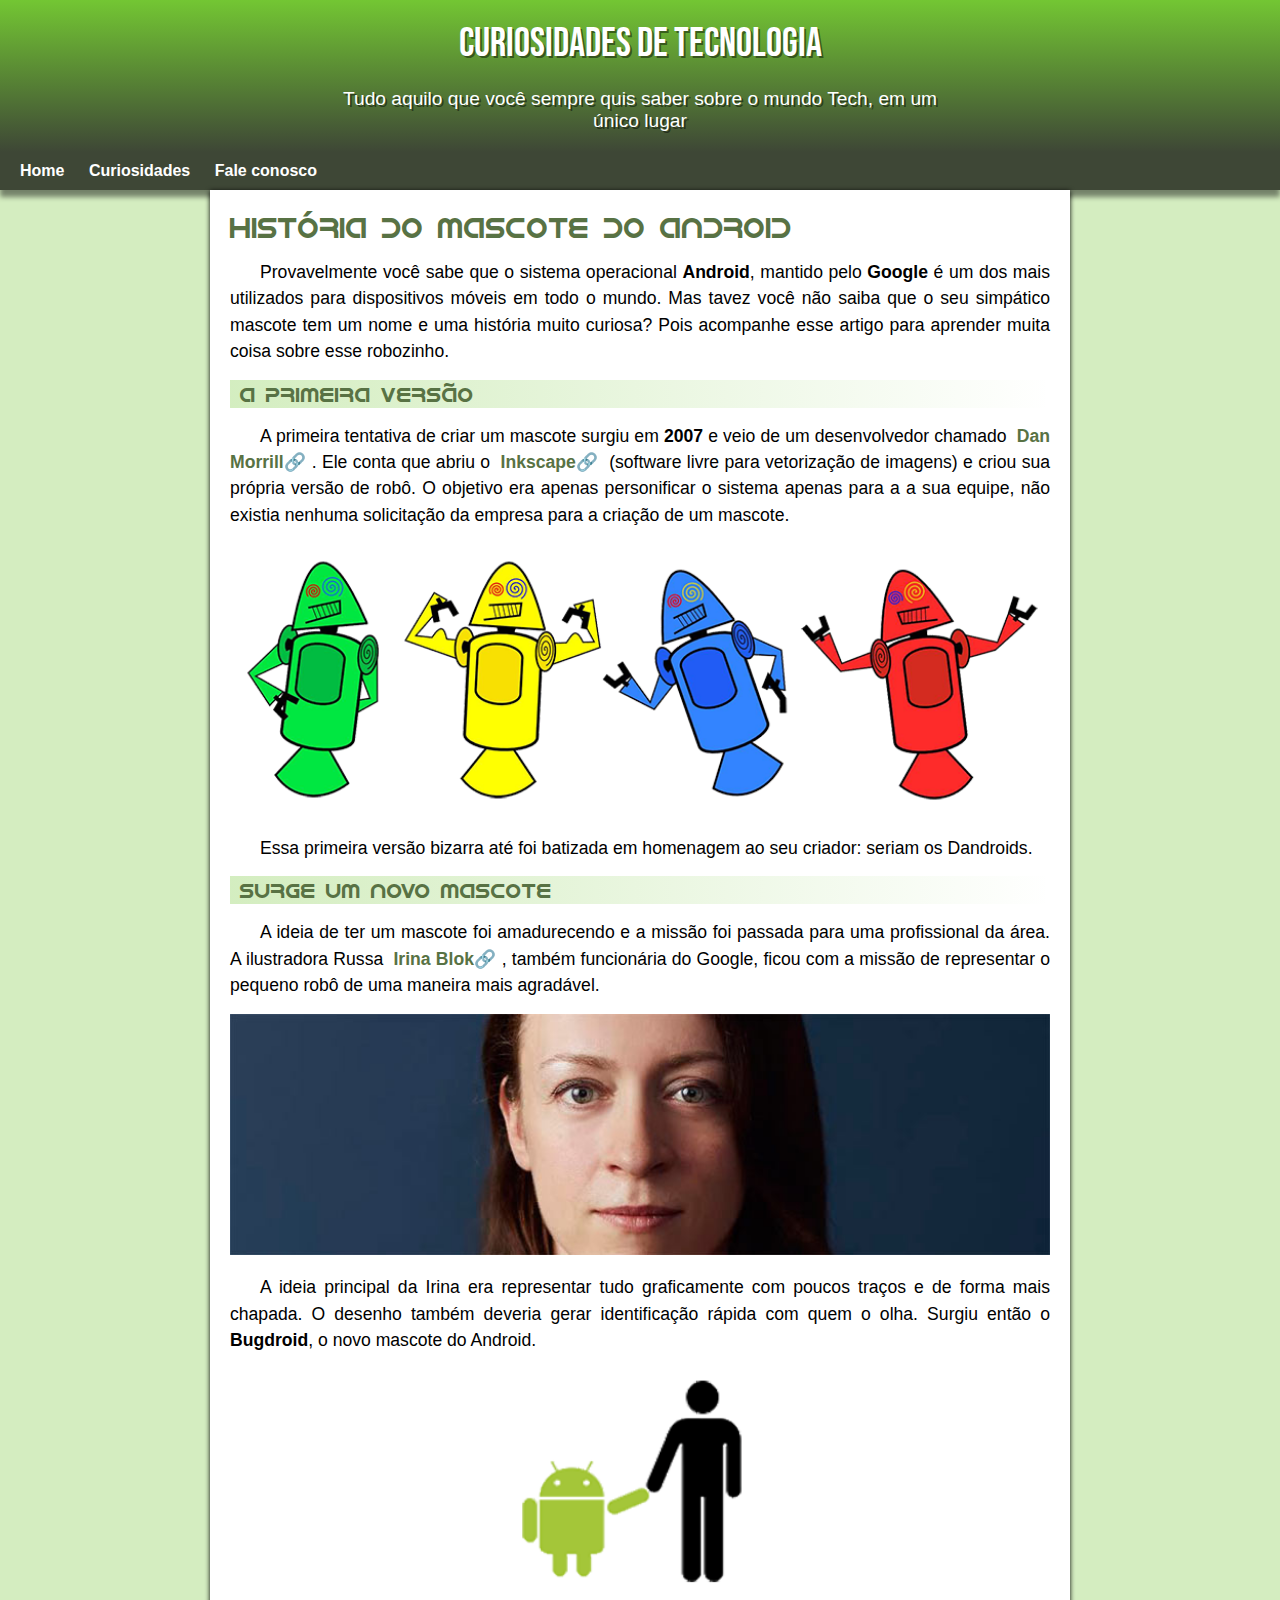
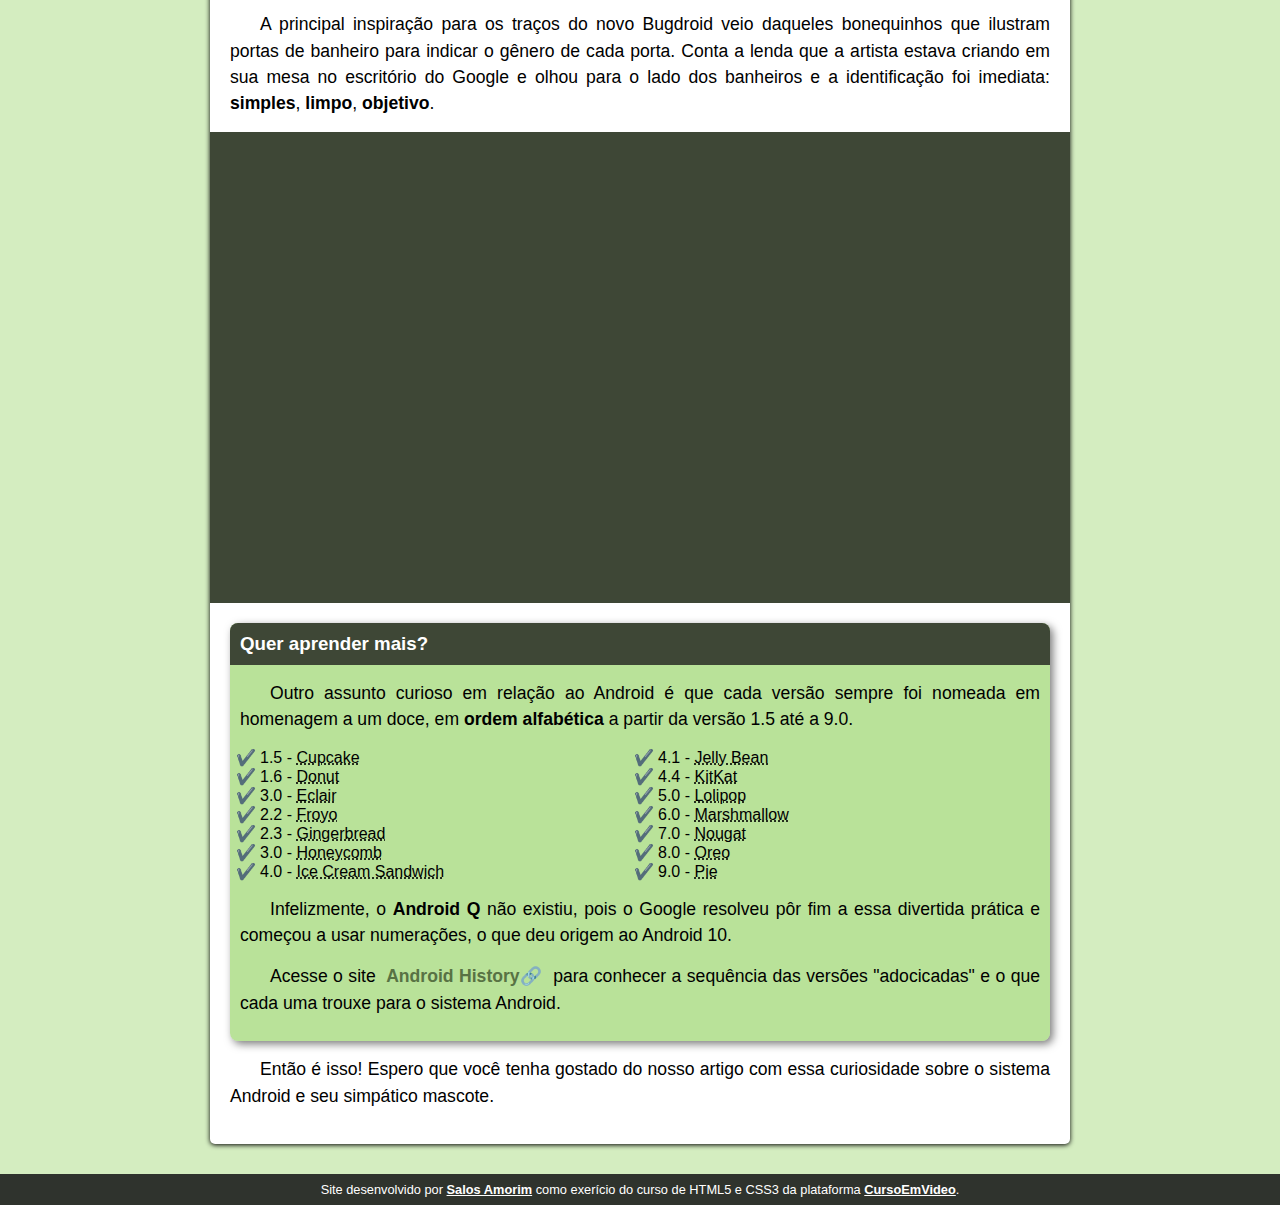
<file: index.html>
<!DOCTYPE html>
<html lang="pt-br">
<head>
    <meta charset="UTF-8">
    <meta name="viewport" content="width=device-width, initial-scale=1.0">
    <title>Como surgiu o símbolo do Android?</title>
    <link rel="shortcut icon" href="imagens/favicon.ico" type="image/x-icon">
    <link rel="stylesheet" href="styles/style.css">
</head>
<body>
    <header>
        <h1>Curiosidades de Tecnologia</h1>
        <p>Tudo aquilo que você sempre quis saber sobre o mundo Tech, em um único lugar</p>
    </header>
    <nav>
        <a href="https://github.com/SalosAmorim" target="_blank">Home</a>
        <a href="https://encrypted-tbn0.gstatic.com/images?q=tbn:ANd9GcS3hLIimWnKK21lc5cVTs58iibokjQ4dsedNHSx4_5dvfRjLkGxLorupjNEed_bLEcs0M0&usqp=CAU" target="_blank">Curiosidades</a>
        <a href="https://www.instagram.com/salospereira_/" target="_blank">Fale conosco</a>
    </nav>
    <main>
        <article>
            <h1>História do Mascote do Android</h1>

            <p>Provavelmente você sabe que o sistema operacional <strong>Android</strong>, mantido pelo <strong>Google</strong> é um dos mais utilizados para dispositivos móveis em todo o mundo. Mas tavez você não saiba que o seu simpático mascote tem um nome e uma história muito curiosa? Pois acompanhe esse artigo para aprender muita coisa sobre esse robozinho.</p>

            <h2>A primeira versão</h2>

            <p>A primeira tentativa de criar um mascote surgiu em <strong>2007</strong> e veio de um desenvolvedor chamado <a href="https://androidcommunity.com/dan-morrill-shows-us-the-android-mascot-that-almost-was-20130103/" target="_blank">Dan Morrill</a>. Ele conta que abriu o <a href="https://inkscape.org/pt-br/" target="_blank">Inkscape</a> (software livre para vetorização de imagens) e criou sua própria versão de robô. O objetivo era apenas personificar o sistema apenas para a a sua equipe, não existia nenhuma solicitação da empresa para a criação de um mascote.</p>

            <picture>
                <source media="(max-width: 600px)" srcset="imagens/dan-droids-pq.png">
                <img src="imagens/dan-droids.png" alt="primeira versão do android">
            </picture>

            <p>Essa primeira versão bizarra até foi batizada em homenagem ao seu criador: seriam os Dandroids.</p>

            <h2>Surge um novo mascote</h2>

            <p>A ideia de ter um mascote foi amadurecendo e a missão foi passada para uma profissional da área. A ilustradora Russa <a href="https://www.irinablok.com/" target="_blank">Irina Blok</a>, também funcionária do Google, ficou com a missão de representar o pequeno robô de uma maneira mais agradável.</p>

            <picture>
                <source media="(max-width: 600px)" srcset="imagens/irina-blok-pq.jpg">
                <img src="imagens/irina-blok.jpg" alt="irina blok">
            </picture>

            <p>A ideia principal da Irina era representar tudo graficamente com poucos traços e de forma mais chapada. O desenho também deveria gerar identificação rápida com quem o olha. Surgiu então o <strong>Bugdroid</strong>, o novo mascote do Android.</p>

            <img class="img-pq" src="imagens/bugdroid.png" alt="bugdroid">

            <p>A principal inspiração para os traços do novo Bugdroid veio daqueles bonequinhos que ilustram portas de banheiro para indicar o gênero de cada porta. Conta a lenda que a artista estava criando em sua mesa no escritório do Google e olhou para o lado dos banheiros e a identificação foi imediata: <strong>simples</strong>, <strong>limpo</strong>, <strong>objetivo</strong>.</p>

            <div class="video">
                <iframe width="560" height="315" src="https://www.youtube.com/embed/l2UDgpLz20M?si=3Q26-SI7k8osD5Hd" title="YouTube video player" frameborder="0" allow="accelerometer; autoplay; clipboard-write; encrypted-media; gyroscope; picture-in-picture; web-share" referrerpolicy="strict-origin-when-cross-origin" allowfullscreen></iframe>
            </div>
            
            <aside>
                <h3>Quer aprender mais?</h3>

                <p>Outro assunto curioso em relação ao Android é que cada versão sempre foi nomeada em homenagem a um doce, em <strong>ordem alfabética</strong> a partir da versão 1.5 até a 9.0.</p>

                <ul>
                    <li>1.5 - <abbr title="Bolo de caneca">Cupcake</abbr></li>
                    <li>1.6 - <abbr title="Rosquinha">Donut</abbr></li>
                    <li>3.0 - <abbr title="Bomba">Eclair</abbr></li>
                    <li>2.2 - <abbr title="Iogurte congelado">Froyo</abbr></li>
                    <li>2.3 - <abbr title="Biscoito de gengibre">Gingerbread</abbr></li>
                    <li>3.0 - <abbr title="Favo de mel">Honeycomb</abbr></li>
                    <li>4.0 - <abbr title="Sanduiche de sorvete">Ice Cream Sandwich</abbr></li>
                    <li>4.1 - <abbr title="Jujuba">Jelly Bean</abbr></li>
                    <li>4.4 - <abbr title="Kitkat">KitKat</abbr></li>
                    <li>5.0 - <abbr title="Pirulito">Lolipop</abbr></li>
                    <li>6.0 - <abbr title="Marshmallow">Marshmallow</abbr></li>
                    <li>7.0 - <abbr title="Torrone">Nougat</abbr></li>
                    <li>8.0 - <abbr title="Oreo">Oreo</abbr></li>
                    <li>9.0 - <abbr title="Torta">Pie</abbr></li>
                </ul>

                <p>Infelizmente, o <strong>Android Q</strong> não existiu, pois o Google resolveu pôr fim a essa divertida prática e começou a usar numerações, o que deu origem ao Android 10.</p>

                <p>Acesse o site <a href="http://android.com/intl/en-uk/history/#/donut" target="_blank">Android History</a> para conhecer a sequência das versões "adocicadas" e o que cada uma trouxe para o sistema Android.</p>
            </aside>
            <p>Então é isso! Espero que você tenha gostado do nosso artigo com essa curiosidade sobre o sistema Android e seu simpático mascote.</p>
        </article>
    </main>
    <footer>
        <p>Site desenvolvido por <a href="https://www.instagram.com/salospereira_/" target="_blank">Salos Amorim</a> como exerício do curso de HTML5 e CSS3 da plataforma <a href="https://cursoemvideo.com" target="_blank">CursoEmVideo</a>.</p>
    </footer>
</body>
</html>
</file>
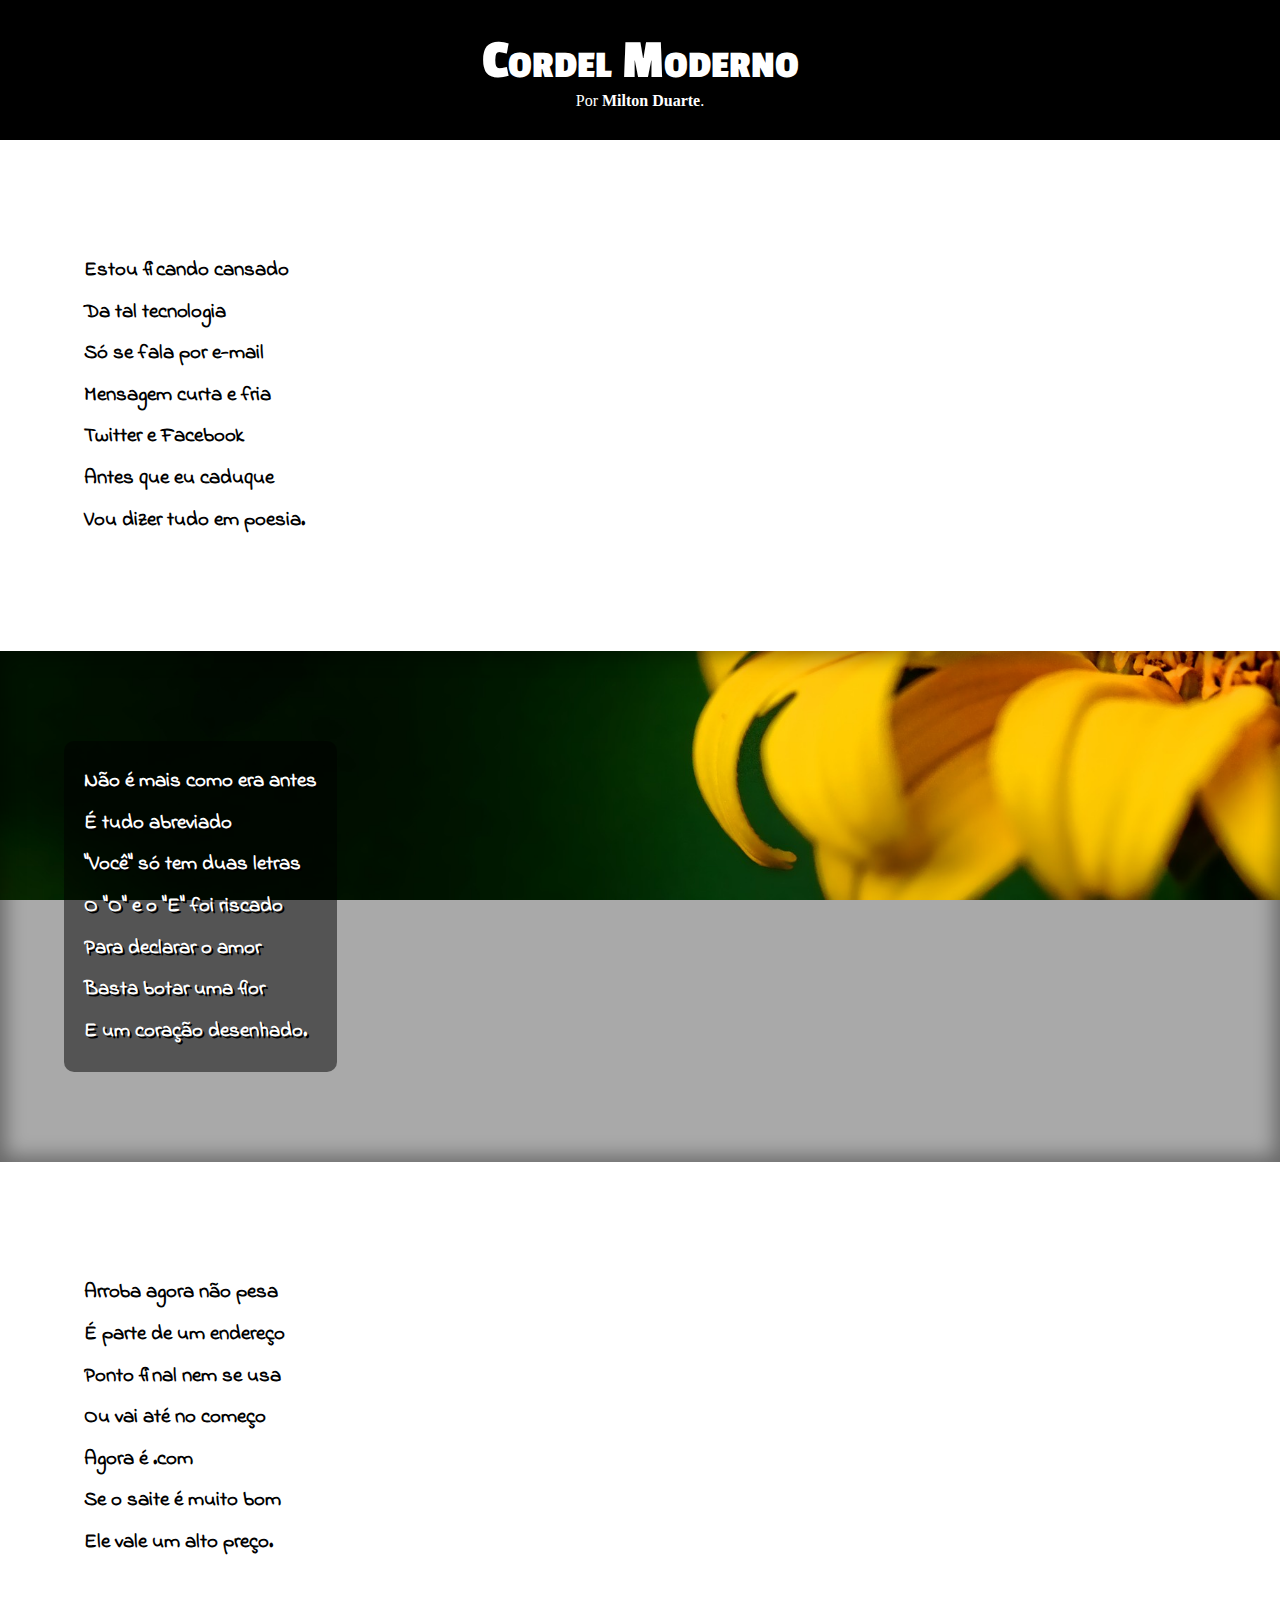
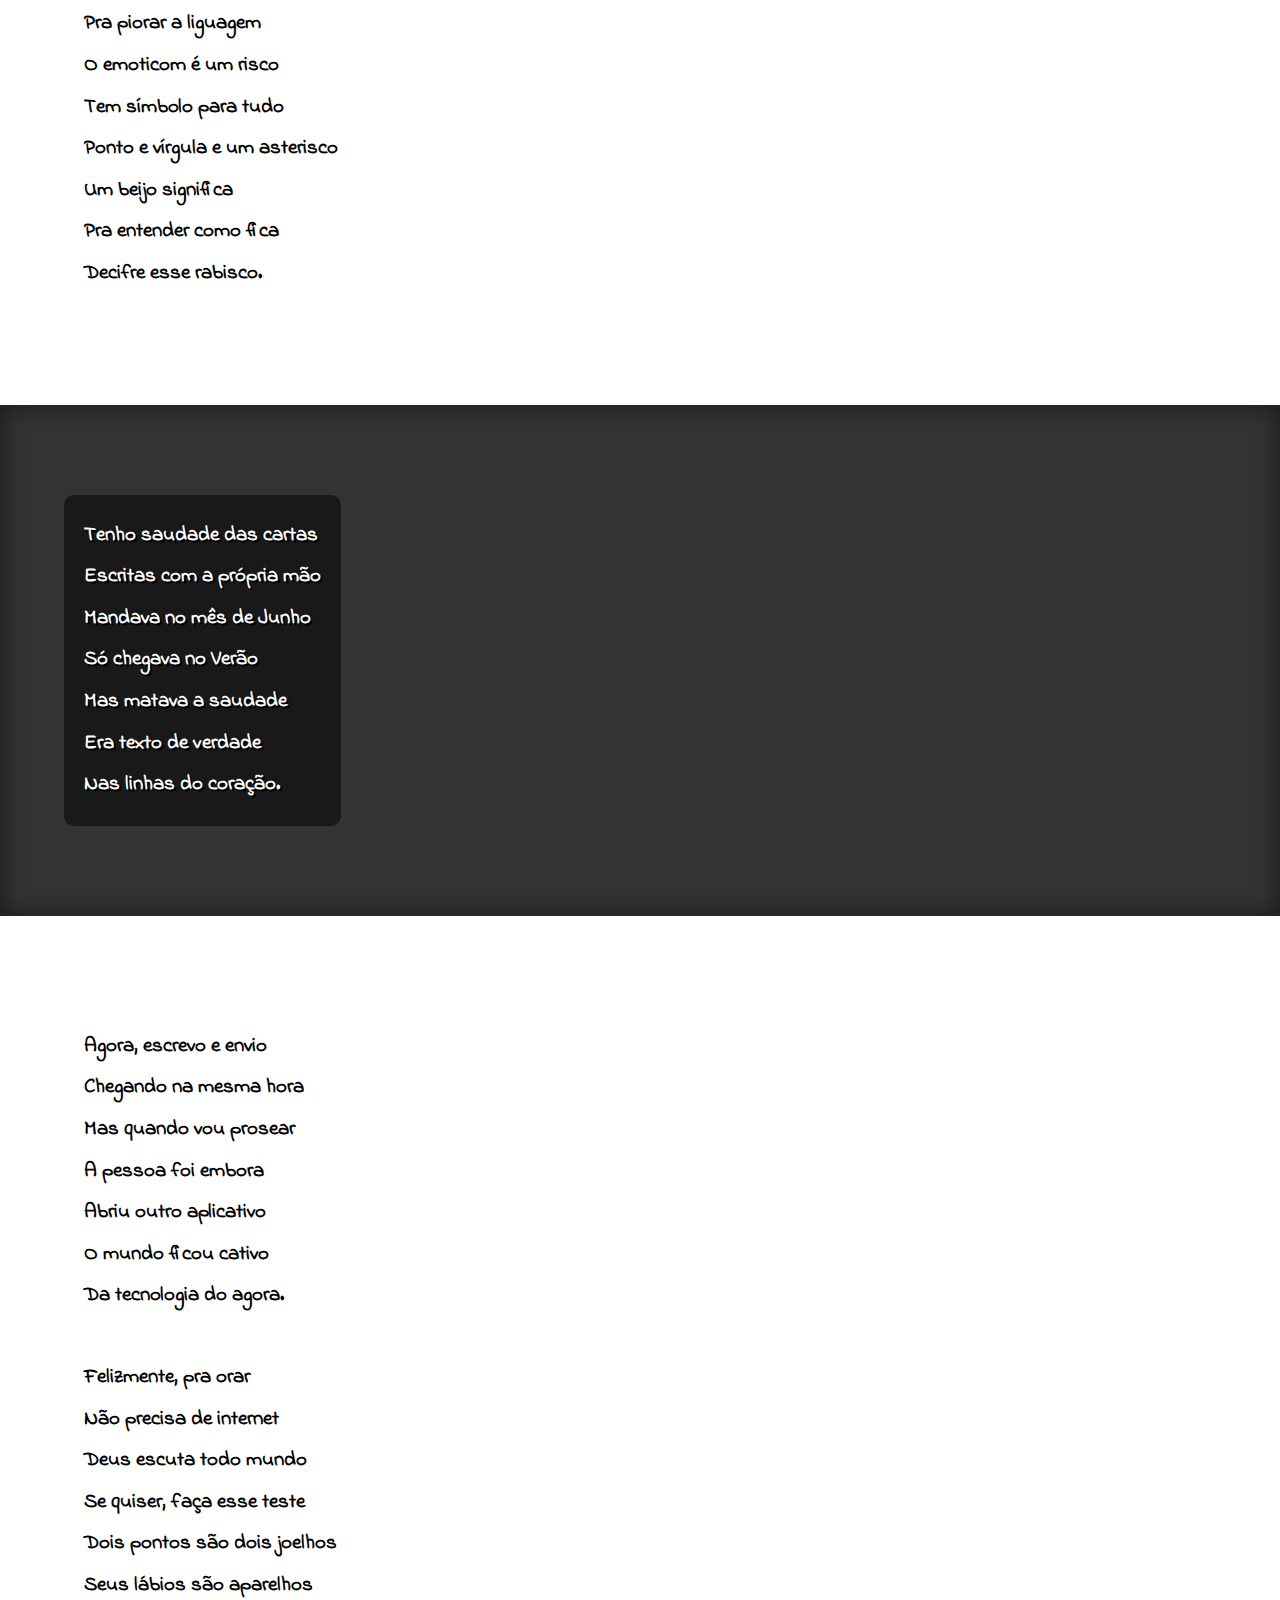
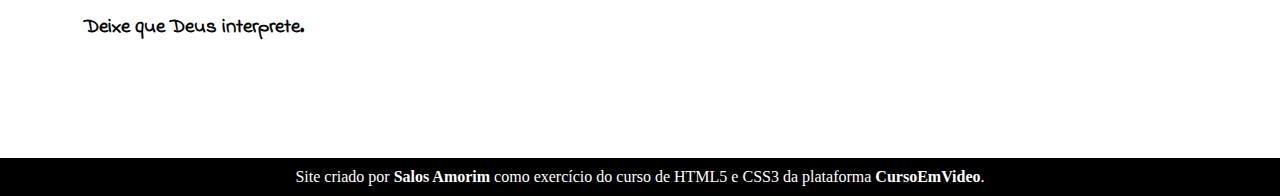
<file: cordel-ex04/index.html>
<!DOCTYPE html>
<html lang="pt-br">
<head>
    <meta charset="UTF-8">
    <meta name="viewport" content="width=device-width, initial-scale=1.0">
    <title>Cordel Moderno</title>
    <link rel="stylesheet" href="style/style.css">
</head>
<body>
    <header>
        <h1>Cordel Moderno</h1>
        <p>Por <a href="https://www.recantodasletras.com.br/poesias/3186743" target="_blank">Milton Duarte</a>.</p>
    </header>
    <main>
        <section class="normal">
            <p>
                Estou ficando cansado <br>
                Da tal tecnologia <br>
                Só se fala por e-mail <br>
                Mensagem curta e fria <br>
                Twitter e Facebook <br>
                Antes que eu caduque <br>
                Vou dizer tudo em poesia.
            </p>
        </section>
        <section class="imagem" id="img1">
            <p>
                Não é mais como era antes <br>
                É tudo abreviado <br>
                "Você" só tem duas letras <br>
                O "O" e o "E" foi riscado <br>
                Para declarar o amor <br>
                Basta botar uma flor <br>
                E um coração desenhado.
            </p>
        </section>
        <section class="normal">
            <p>
                Arroba agora não pesa <br>
                É parte de um endereço <br>
                Ponto final nem se usa <br>
                Ou vai até no começo <br>
                Agora é .com <br>
                Se o saite é muito bom <br>
                Ele vale um alto preço.
            </p>
            <p>
                Pra piorar a liguagem <br>
                O emoticom é um risco <br>
                Tem símbolo para tudo <br>
                Ponto e vírgula e um asterisco <br>
                Um beijo significa <br>
                Pra entender como fica <br>
                Decifre esse rabisco.
            </p>
        </section>
        <section class="imagem" id="img2">
            <p>
                Tenho saudade das cartas <br>
                Escritas com a própria mão <br>
                Mandava no mês de Junho <br>
                Só chegava no Verão <br>
                Mas matava a saudade <br>
                Era texto de verdade <br>
                Nas linhas do coração.
            </p>
        </section>
        <section class="normal">
            <p>
                Agora, escrevo e envio <br>
                Chegando na mesma hora <br>
                Mas quando vou prosear <br>
                A pessoa foi embora <br>
                Abriu outro aplicativo <br>
                O mundo ficou cativo <br>
                Da tecnologia do agora.
            </p>
            <p>
                Felizmente, pra orar <br>
                Não precisa de internet <br>
                Deus escuta todo mundo <br>
                Se quiser, faça esse teste <br>
                Dois pontos são dois joelhos <br>
                Seus lábios são aparelhos <br>
                Deixe que Deus interprete.
            </p>
        </section>
    </main>
    <footer>
        <p>Site criado por <a href="https://github.com/salosamorim" target="_blank"><strong>Salos Amorim</strong></a> como exercício do curso de HTML5 e CSS3 da plataforma <a href="https://www.cursoemvideo.com/" target="_blank"><strong>CursoEmVideo</strong></a>.</p>
    </footer>
</body>
</html>
</file>
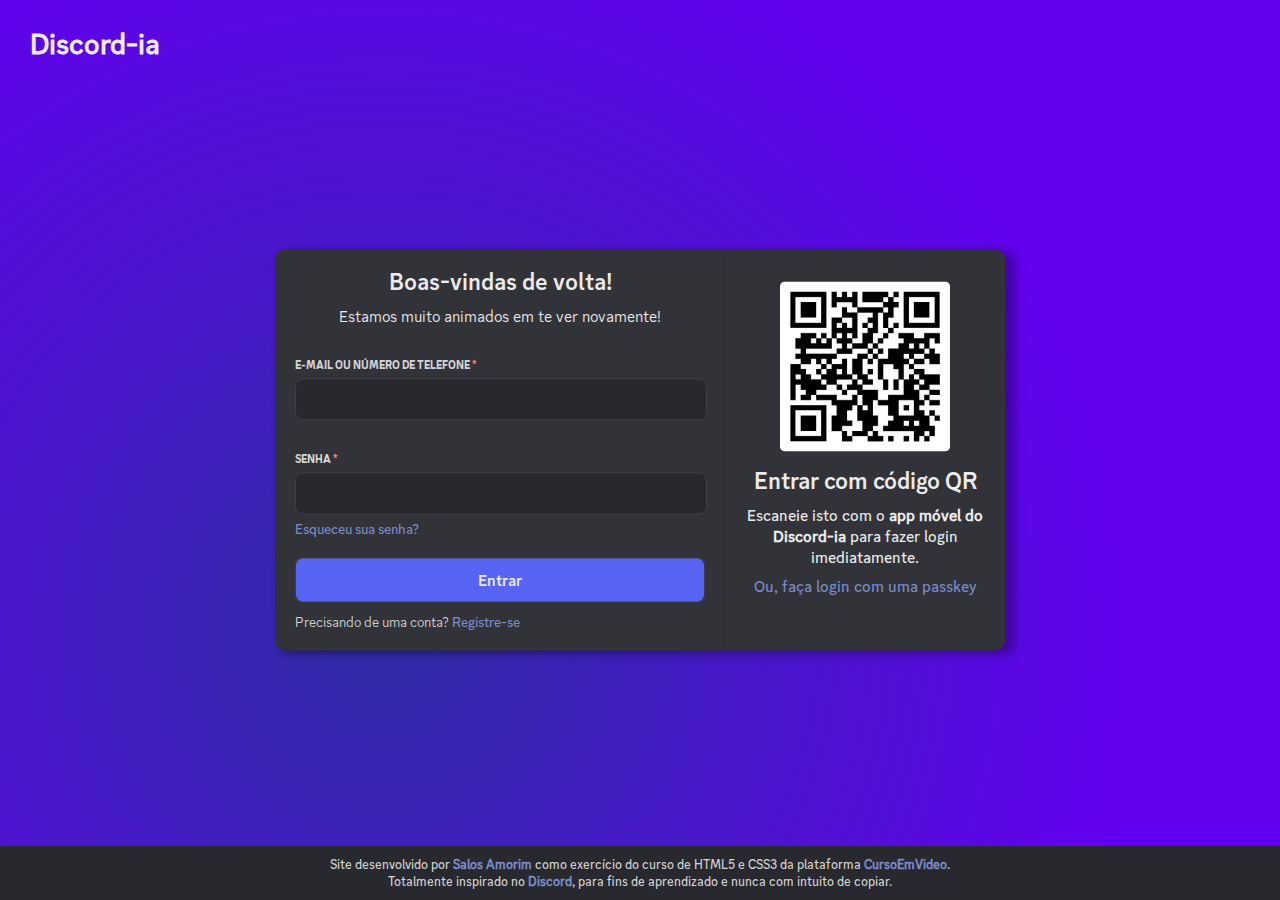
<file: login-ex05/index.html>
<!DOCTYPE html>
<html lang="pt-br">
<head>
    <meta charset="UTF-8">
    <meta name="viewport" content="width=device-width, initial-scale=1.0">
    <title>Discord-ia</title>
    <link rel="stylesheet" href="styles/style.css">
    <link rel="stylesheet" href="styles/media-query.css">
</head>
<body>
    <header>
        <h1>Discord-ia</h1>
    </header>
    <main>
        <section id="login-main">
            <h1>Discord-ia</h1>
            <h2>Boas-vindas de volta!</h2>
            <p>Estamos muito animados em te ver novamente!</p>
            <form action="#" method="post">
                <label for="ilogin">E-MAIL OU NÚMERO DE TELEFONE <strong>*</strong></label><br>
                <input type="text" name="login" id="ilogin"><br>
                <label for="ipass">SENHA <strong>*</strong></label><br>
                <input type="password" name="pass" id="ipass">
                <p><a href="#">Esqueceu sua senha?</a></p>
                <input id="isubmit" type="submit" value="Entrar">
                <p>Precisando de uma conta? <a href="#"> Registre-se</a></p>
            </form>
        </section>
        <section id="login-extra">
            <p>
                <img src="images/gtp7IN.png" alt="qrcode">
            </p>
            <h2>Entrar com código QR</h2>
            <p>Escaneie isto com o <strong>app móvel do Discord-ia</strong> para fazer login imediatamente.</p>
            <p><a href="#">Ou, faça login com uma passkey</a></p>
        </section>
    </main>
    <footer>
        <p>Site desenvolvido por <a href="https://github.com/salosamorim" target="_blank"><strong>Salos Amorim</strong></a> como exercício do curso de HTML5 e CSS3 da plataforma <a href="https://www.cursoemvideo.com/" target="_blank"><strong>CursoEmVideo</strong></a>.</p>
        <p>Totalmente inspirado no <a href="https://discord.com/login" target="_blank"><strong>Discord</strong></a>,  para fins de aprendizado e nunca com intuito de copiar.</p>
    </footer>
</body>
</html>
</file>
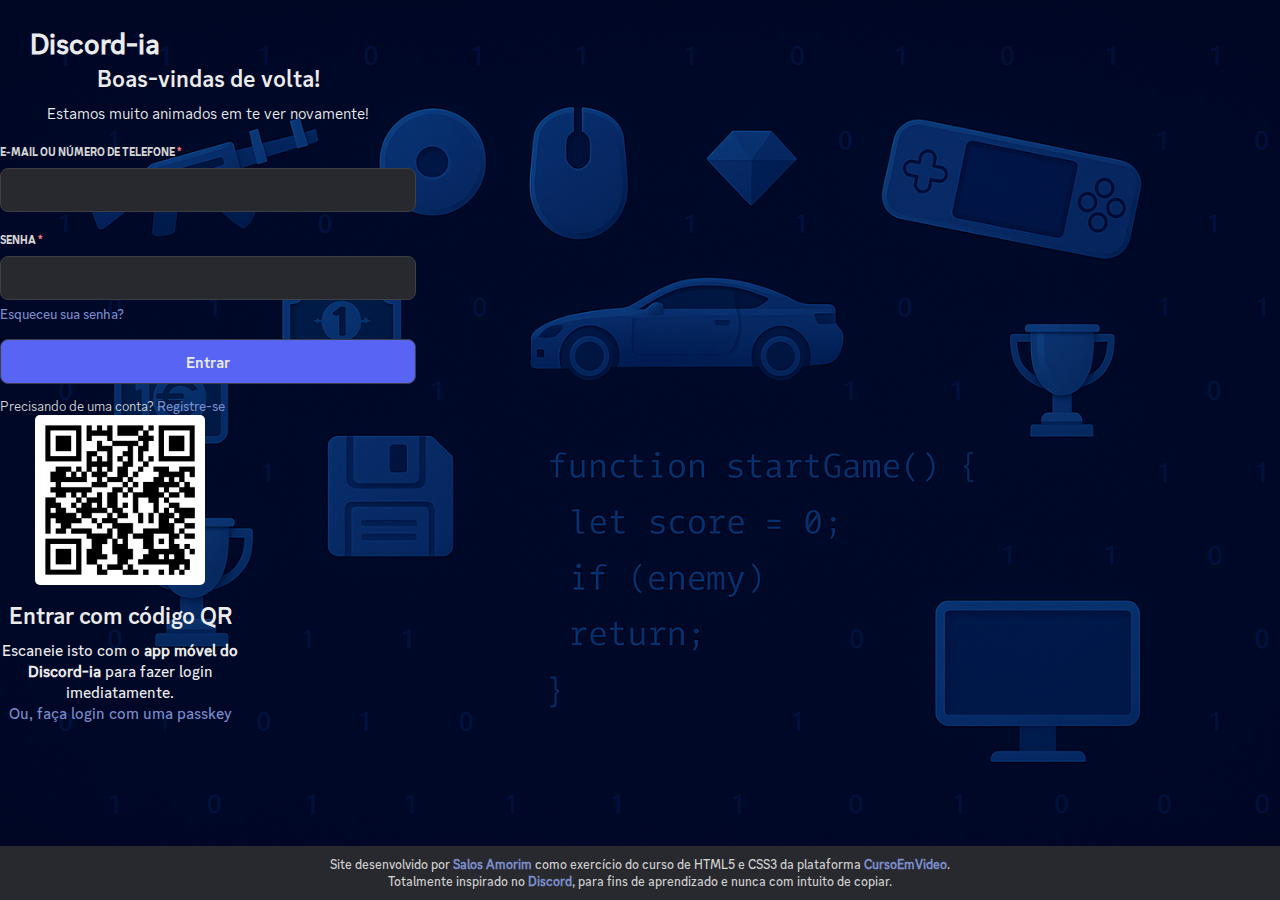
<file: login-ex06/index.html>
<!DOCTYPE html>
<html lang="pt-br">
<head>
    <meta charset="UTF-8">
    <meta name="viewport" content="width=device-width, initial-scale=1.0">
    <title>Discord-ia</title>
    <link rel="stylesheet" href="styles/style.css">
    <link rel="stylesheet" href="styles/media-query.css">
</head>
<body>
    <header>
        <h1>Discord-ia</h1>
    </header>
    <main>
        <section id="login-main">
            <h1>Discord-ia</h1>
            <h2>Boas-vindas de volta!</h2>
            <p>Estamos muito animados em te ver novamente!</p>
            <form action="#" method="post">
                <label for="ilogin">E-MAIL OU NÚMERO DE TELEFONE <strong>*</strong></label><br>
                <input type="text" name="login" id="ilogin"><br>
                <label for="ipass">SENHA <strong>*</strong></label><br>
                <input type="password" name="pass" id="ipass">
                <p><a href="#">Esqueceu sua senha?</a></p>
                <input id="isubmit" type="submit" value="Entrar">
                <p>Precisando de uma conta? <a href="#"> Registre-se</a></p>
            </form>
        </section>
        <div id="verticalDivider"></div>
        <section id="login-extra">
            <p>
                <img src="images/gtp7IN.png" alt="qrcode">
            </p>
            <h2>Entrar com código QR</h2>
            <p>Escaneie isto com o <strong>app móvel do Discord-ia</strong> para fazer login imediatamente.</p>
            <p><a href="#">Ou, faça login com uma passkey</a></p>
        </section>
    </main>
    <footer>
        <p>Site desenvolvido por <a href="https://github.com/salosamorim" target="_blank"><strong>Salos Amorim</strong></a> como exercício do curso de HTML5 e CSS3 da plataforma <a href="https://www.cursoemvideo.com/" target="_blank"><strong>CursoEmVideo</strong></a>.</p>
        <p>Totalmente inspirado no <a href="https://discord.com/login" target="_blank"><strong>Discord</strong></a>,  para fins de aprendizado e nunca com intuito de copiar.</p>
    </footer>
</body>
</html>
</file>
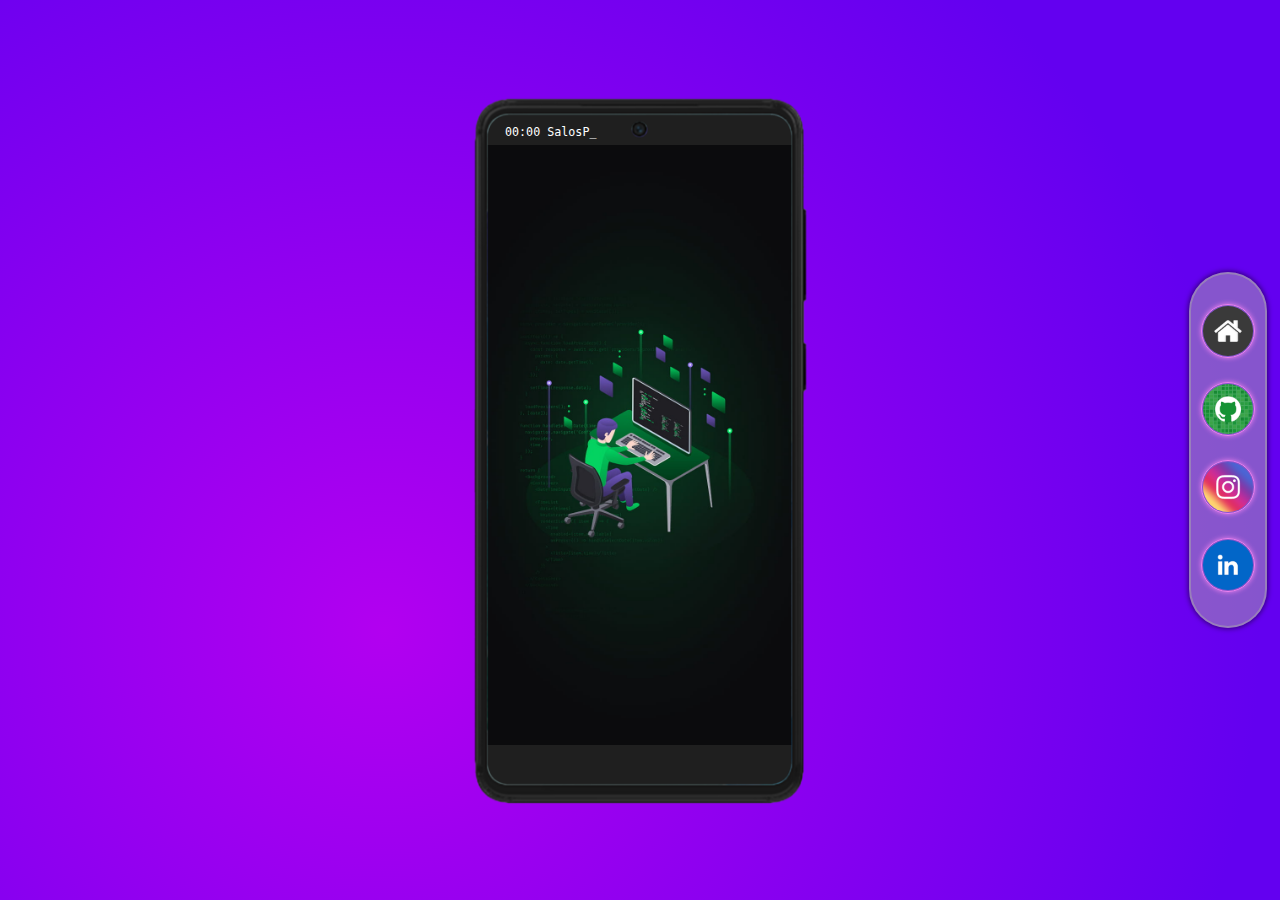
<file: social-ex05/index.html>
<!DOCTYPE html>
<html lang="pt-br">
<head>
    <meta charset="UTF-8">
    <meta name="viewport" content="width=device-width, initial-scale=1.0">
    <title>Minhas redes</title>
    <link rel="stylesheet" href="style/style.css">
</head>
<body>
    <main>
        <section id="tela">
            <p>00:00 SalosP_</p>
            <iframe name="frame" id="frame" src="home.html" frameborder="0"></iframe>
        </section>
        <section id="celular">
            <img src="images/samsung-galaxy-m55-front-view-transparent-illustration-free-2.png" alt="">
        </section>
        <section id="menu">
            <a href="home.html" target="frame"><img src="images/logo-home.jpg" alt="home"></a><br>
            <a href="github.html" target="frame"><img src="images/logo-github.jpg" alt="home"></a><br>
            <a href="instagram.html" target="frame"><img src="images/logo-instagram.jpg" alt="instagram"></a><br>
            <a href="linkedin.html" target="frame"><img src="images/logo-linkedin.jpg" alt="linkedin"></a>
        </section>
    </main>
</body>
</html>
</file>
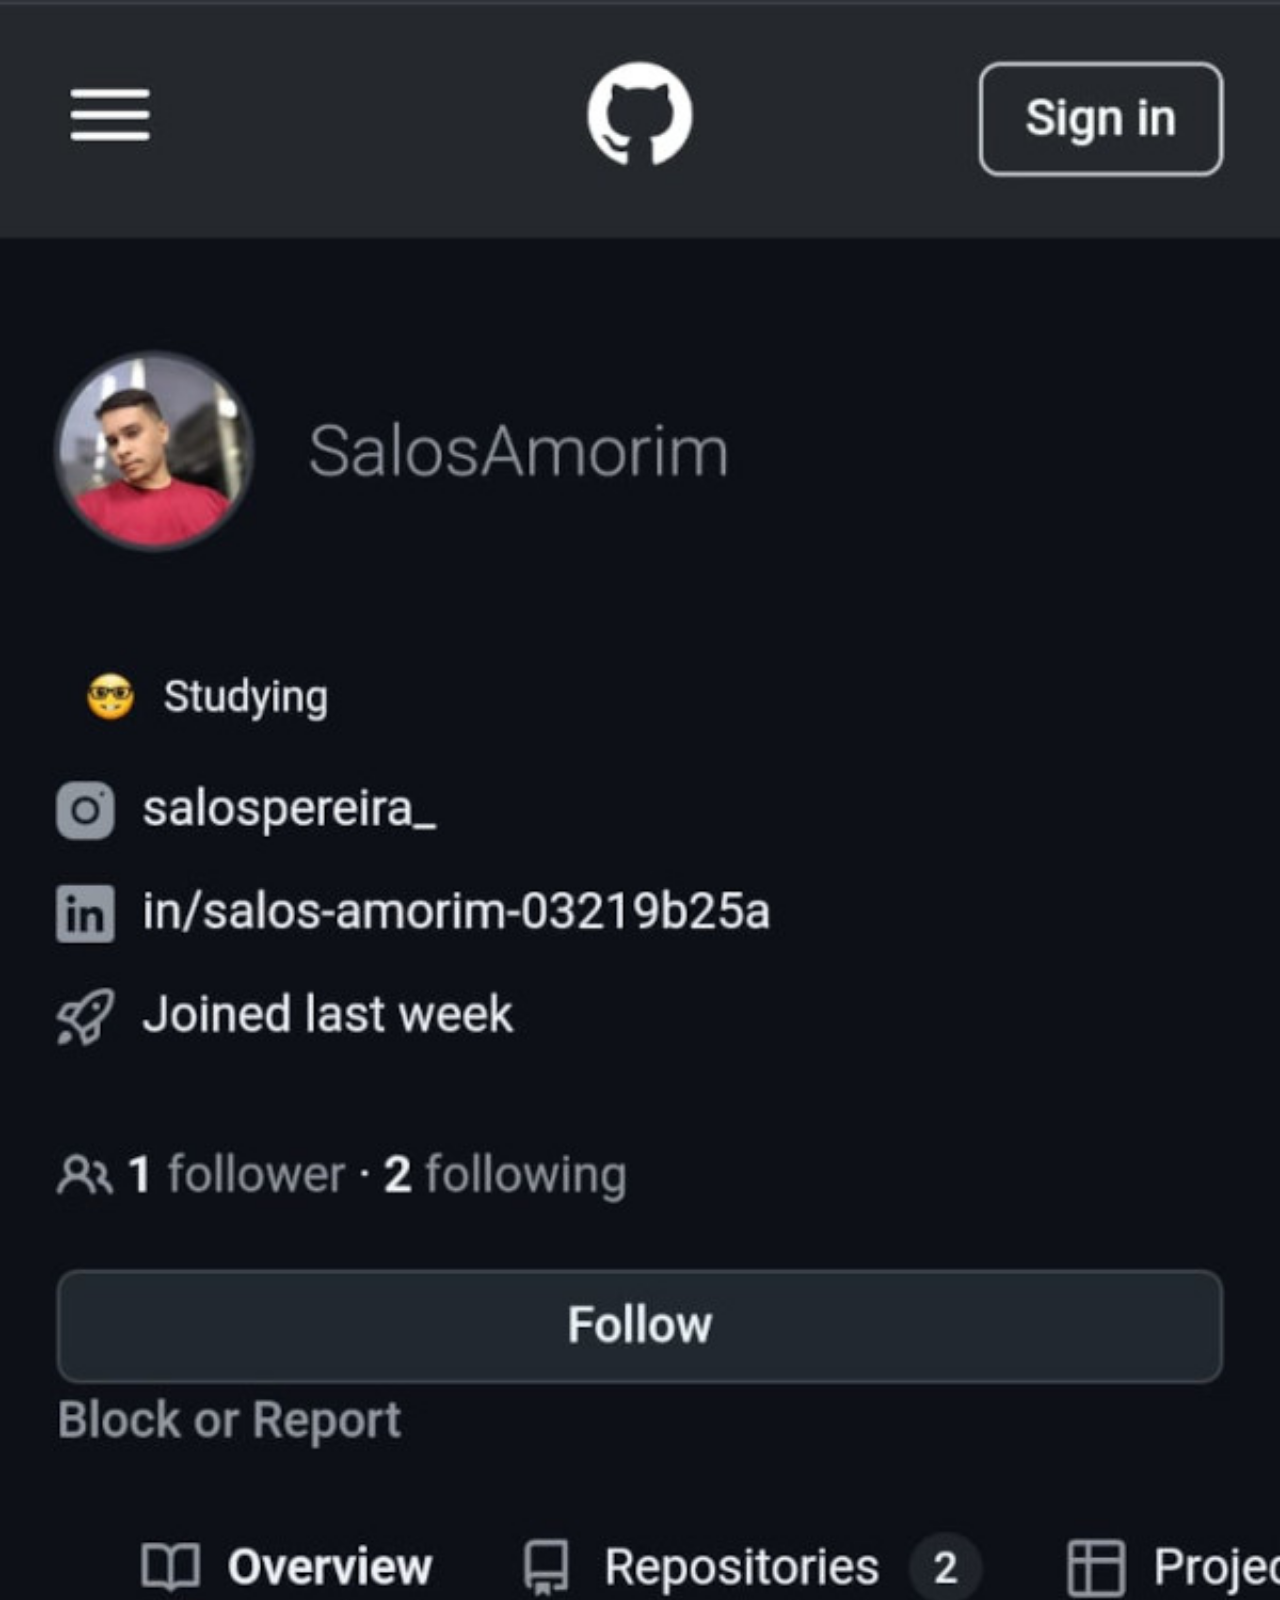
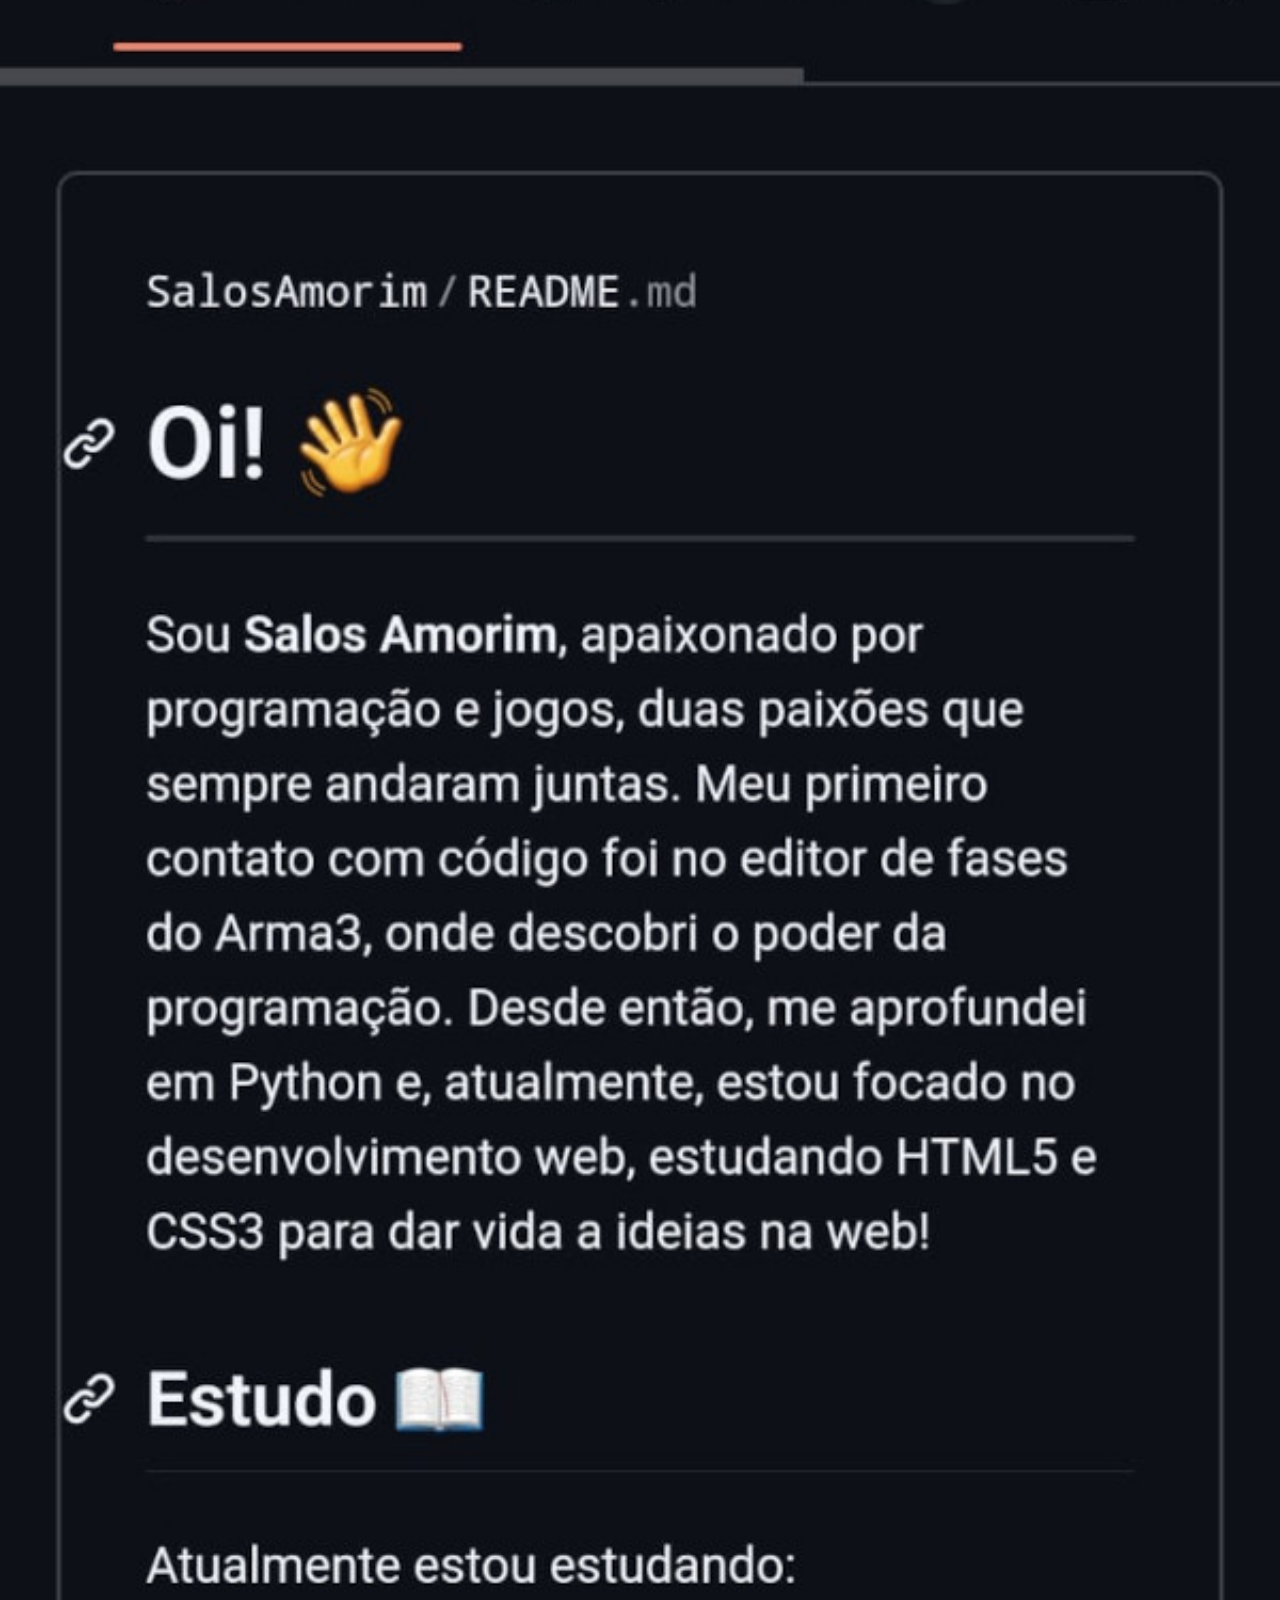
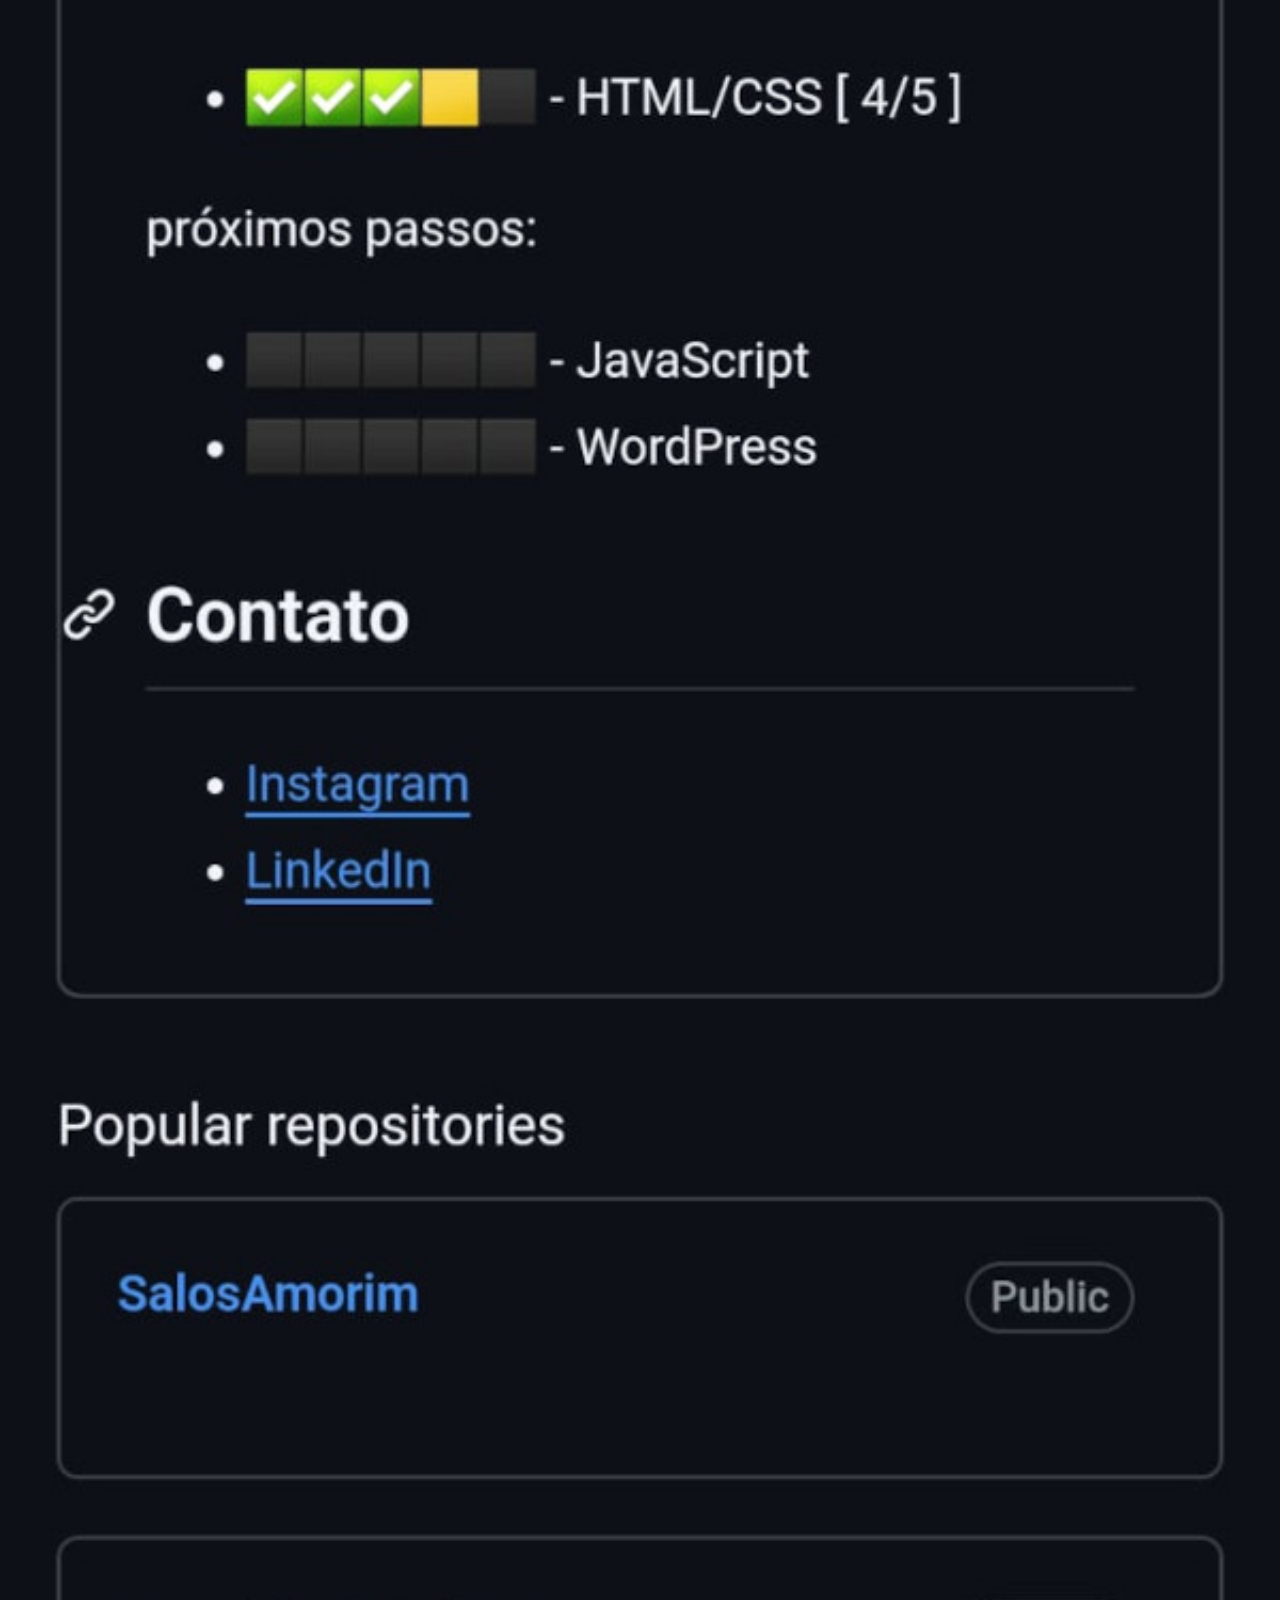
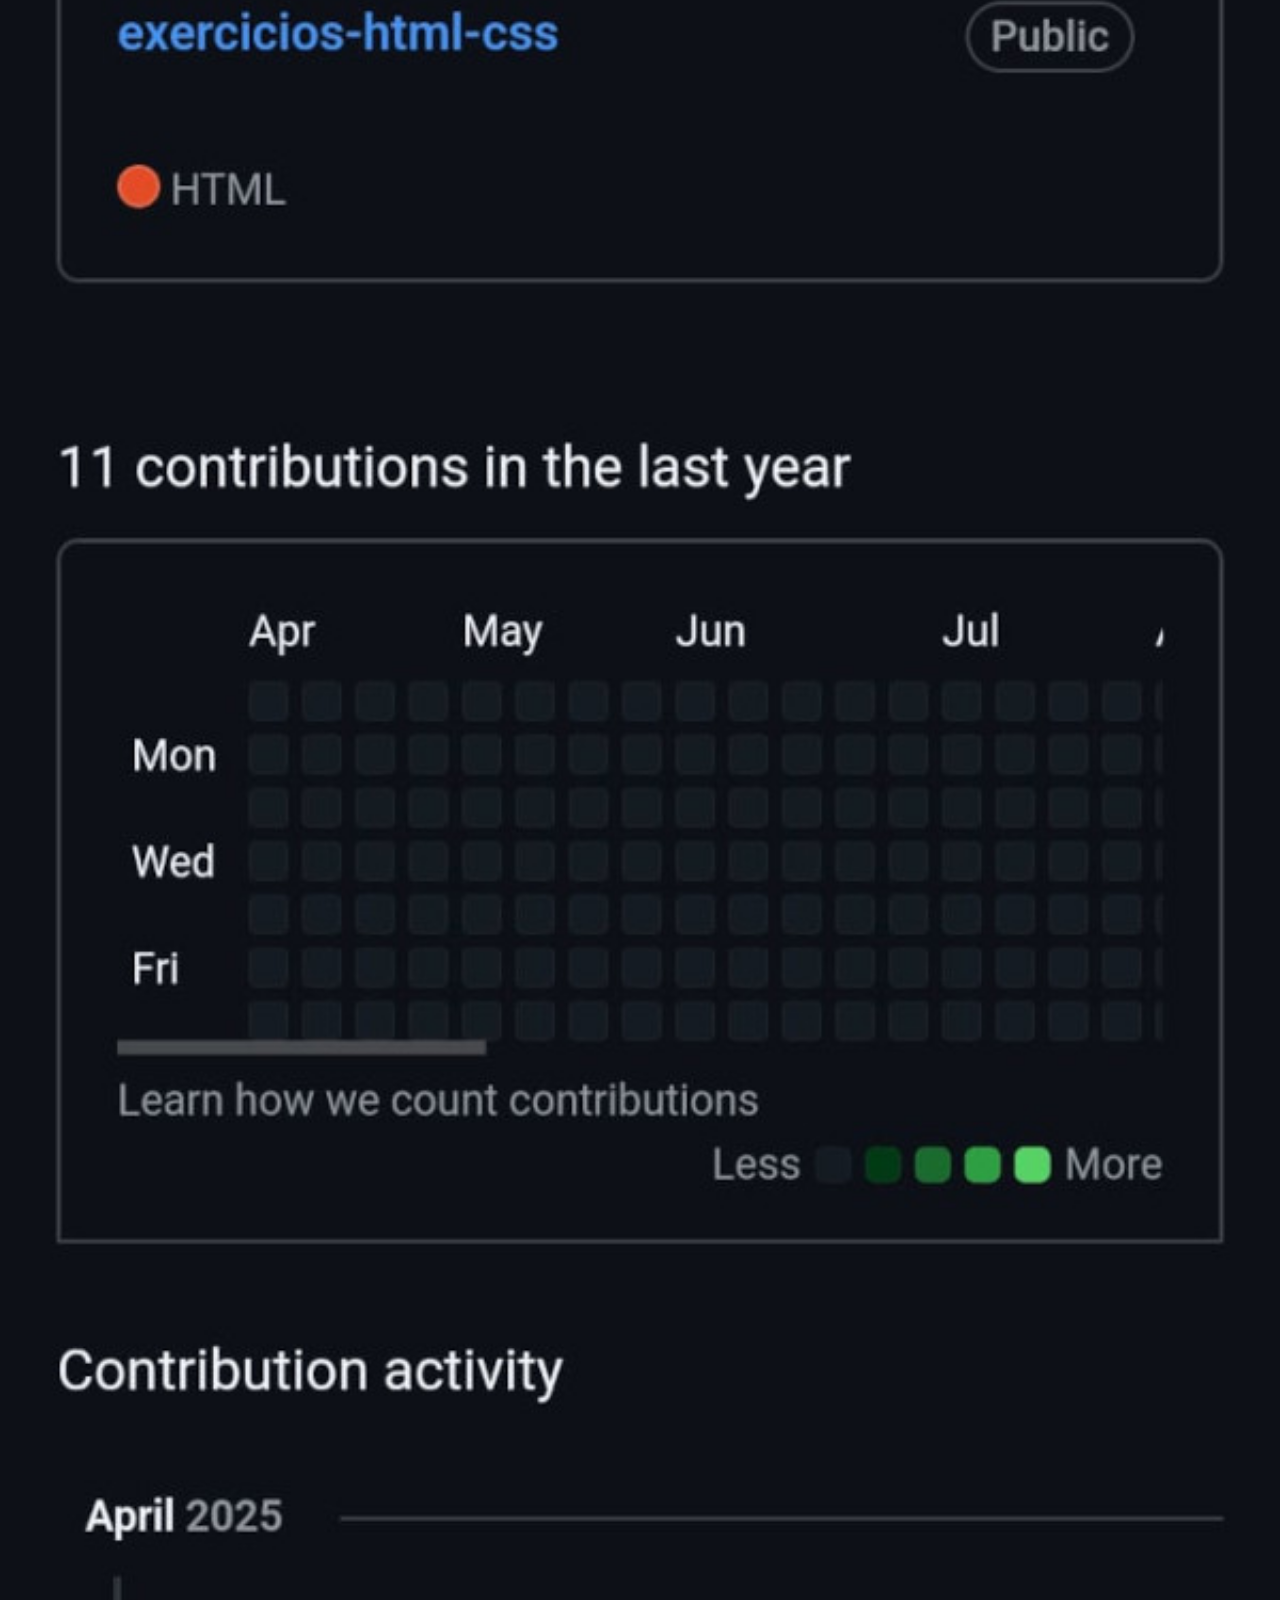
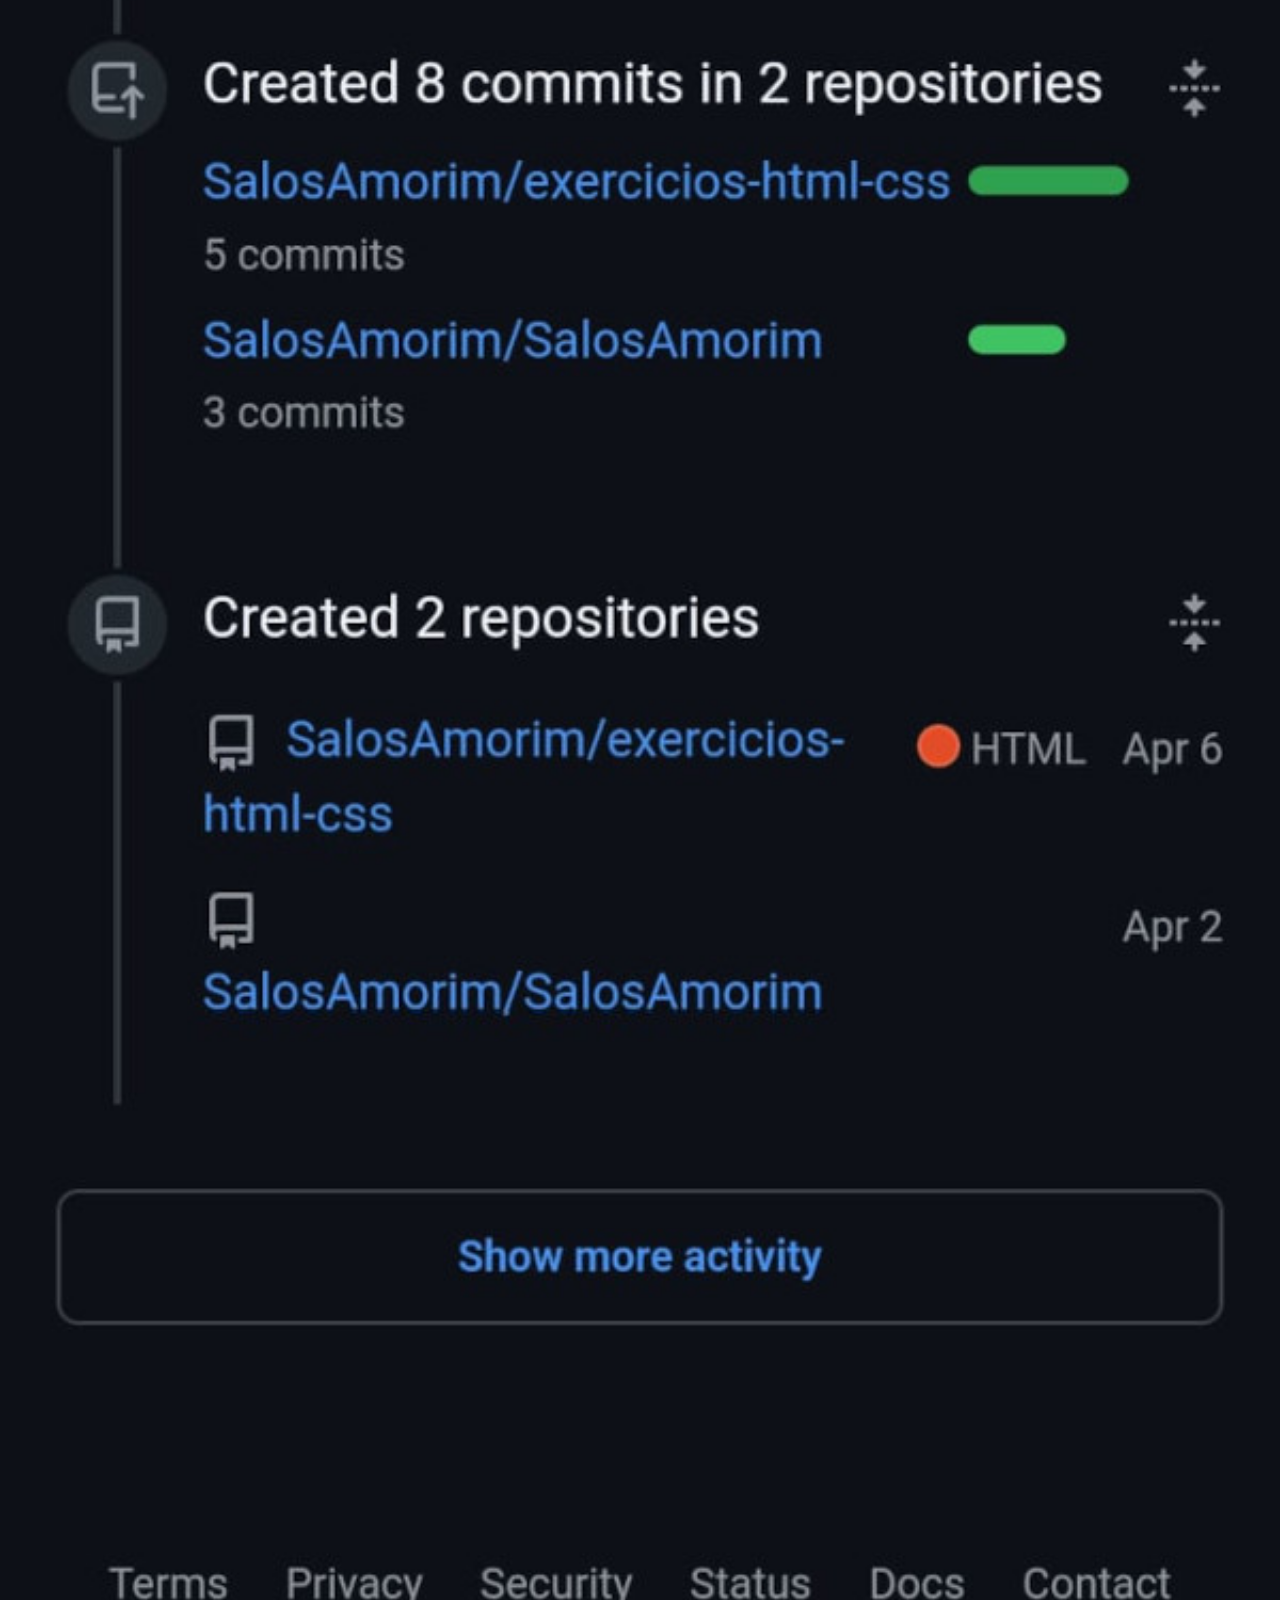
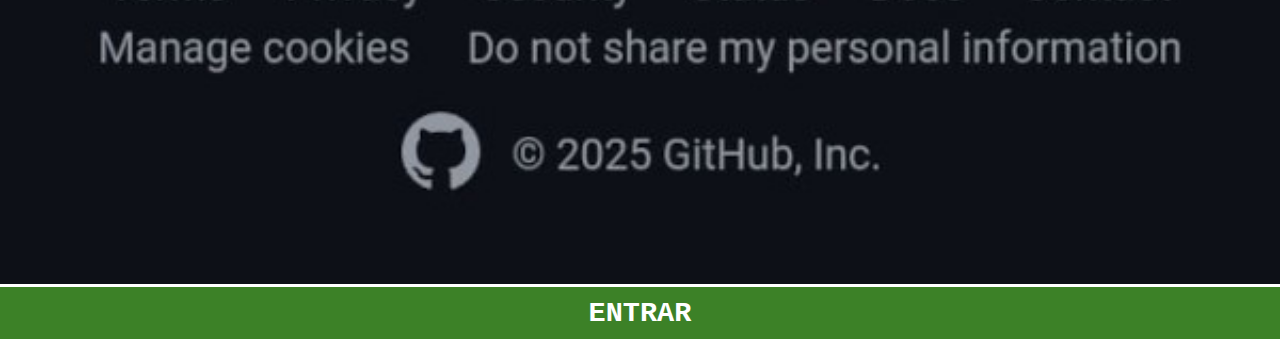
<file: social-ex05/github.html>
<!DOCTYPE html>
<html lang="pt-br">
<head>
    <meta charset="UTF-8">
    <meta name="viewport" content="width=device-width, initial-scale=1.0">
    <title>Github</title>
    <link rel="stylesheet" href="style/pages.css">
</head>
<body>
    <img src="images/tela-github.jpeg" alt="github">
    <a href="https://github.com/salosamorim/" target="_blank">ENTRAR</a>
</body>
</html>
</file>
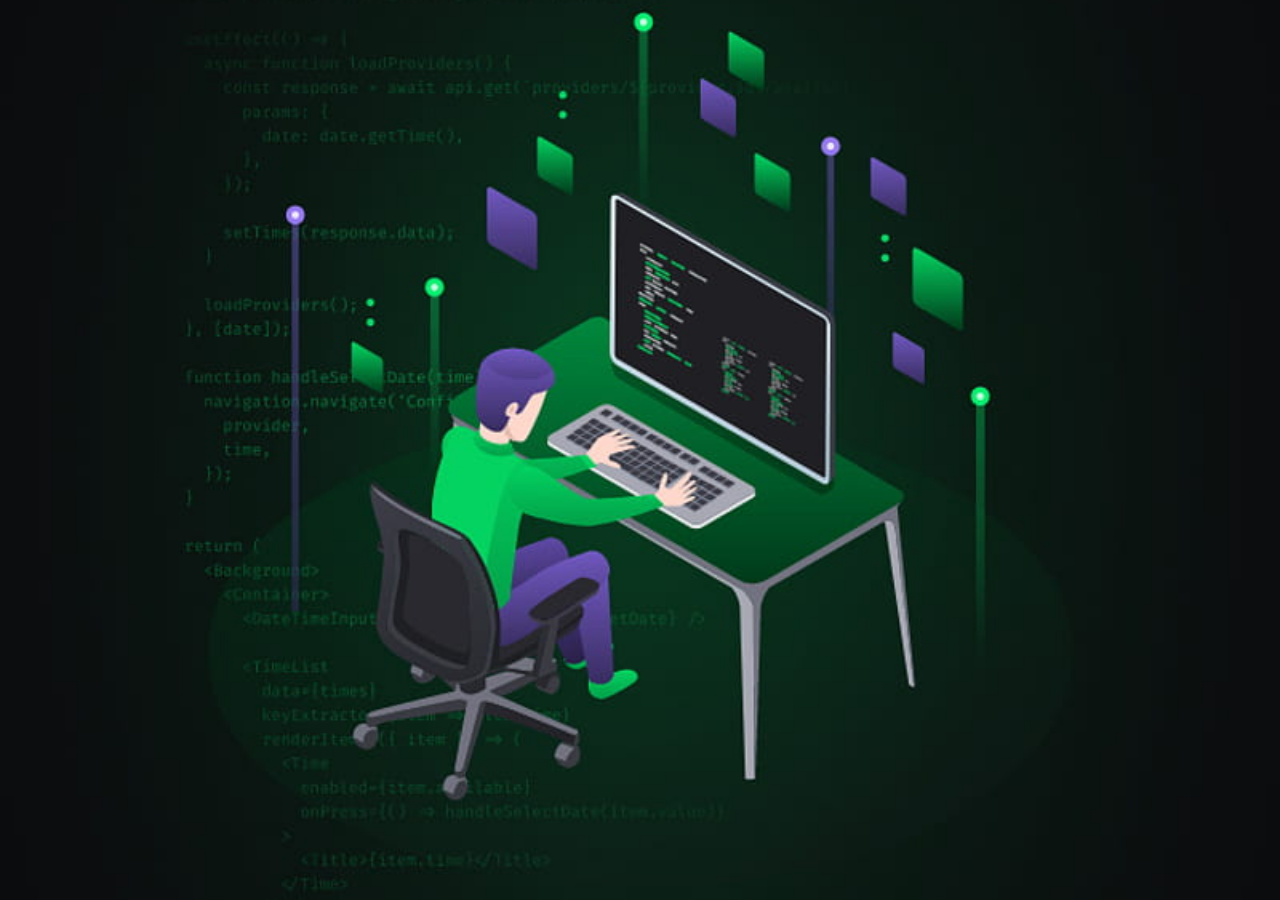
<file: social-ex05/home.html>
<!DOCTYPE html>
<html lang="pt-br">
<head>
    <meta charset="UTF-8">
    <meta name="viewport" content="width=device-width, initial-scale=1.0">
    <title>home</title>
    <style>
        *{
            margin: 0px;
            padding: 0px;
        }
        body{
            width: 100vw;
            height: 100vh;
            background: url('images/wallpaper.jpg') no-repeat center center;
            background-size: cover;
        }
    </style>
</head>
<body>

</body>
</html>
</file>
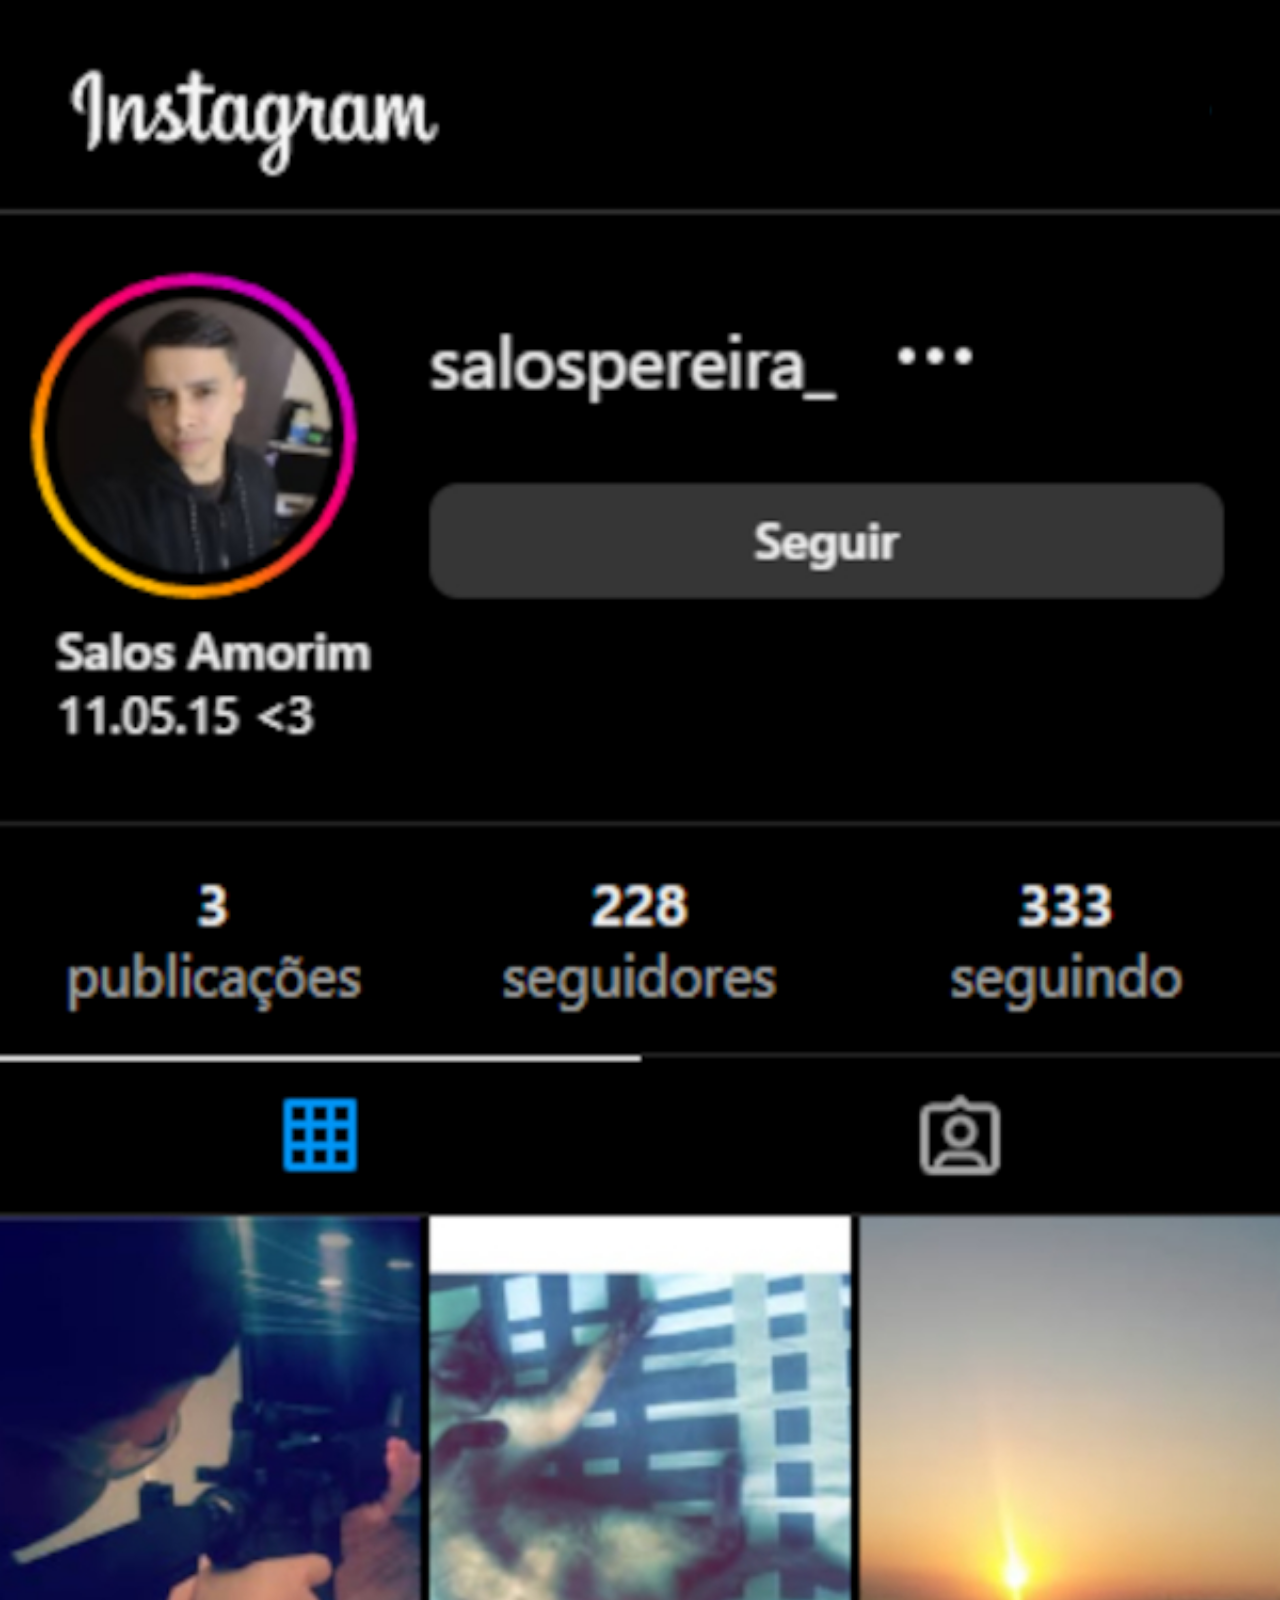
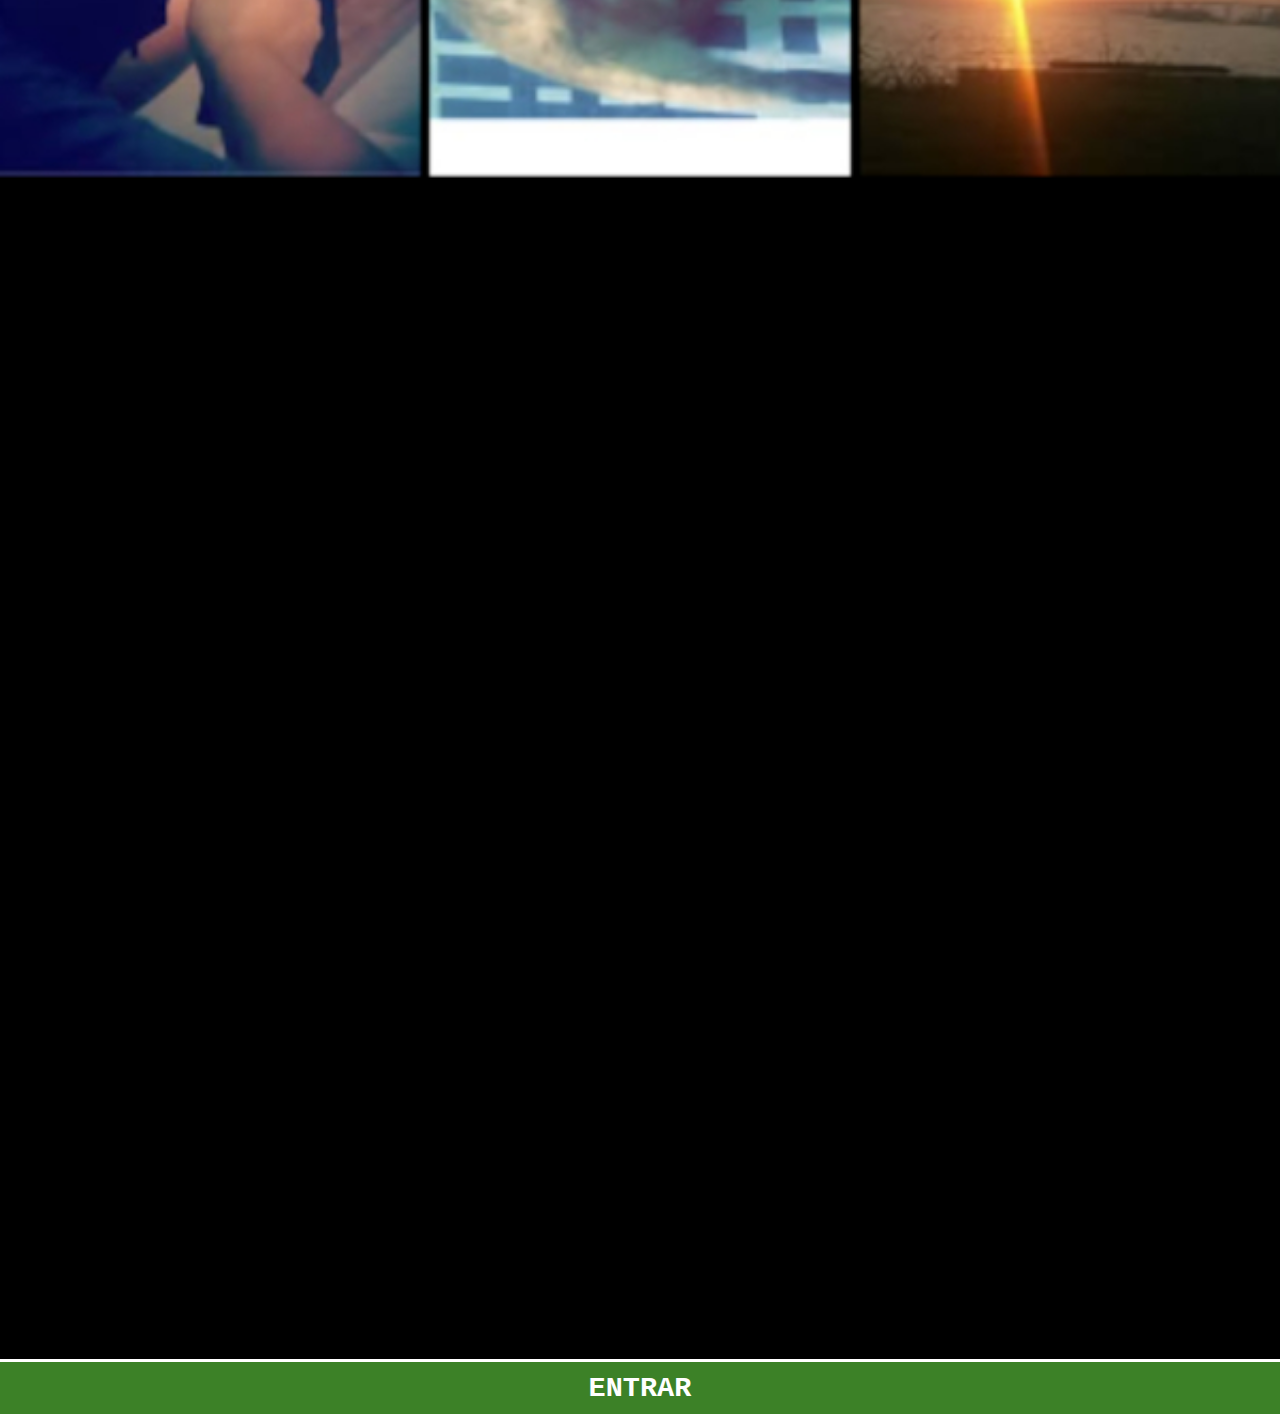
<file: social-ex05/instagram.html>
<!DOCTYPE html>
<html lang="pt-br">
<head>
    <meta charset="UTF-8">
    <meta name="viewport" content="width=device-width, initial-scale=1.0">
    <title>Instagram</title>
    <link rel="stylesheet" href="style/pages.css">
</head>
<body>
    <img src="images/tela-instagram.jpeg" alt="github">
    <a href="https://www.instagram.com/salospereira_/" target="_blank">ENTRAR</a>
</body>
</html>
</file>
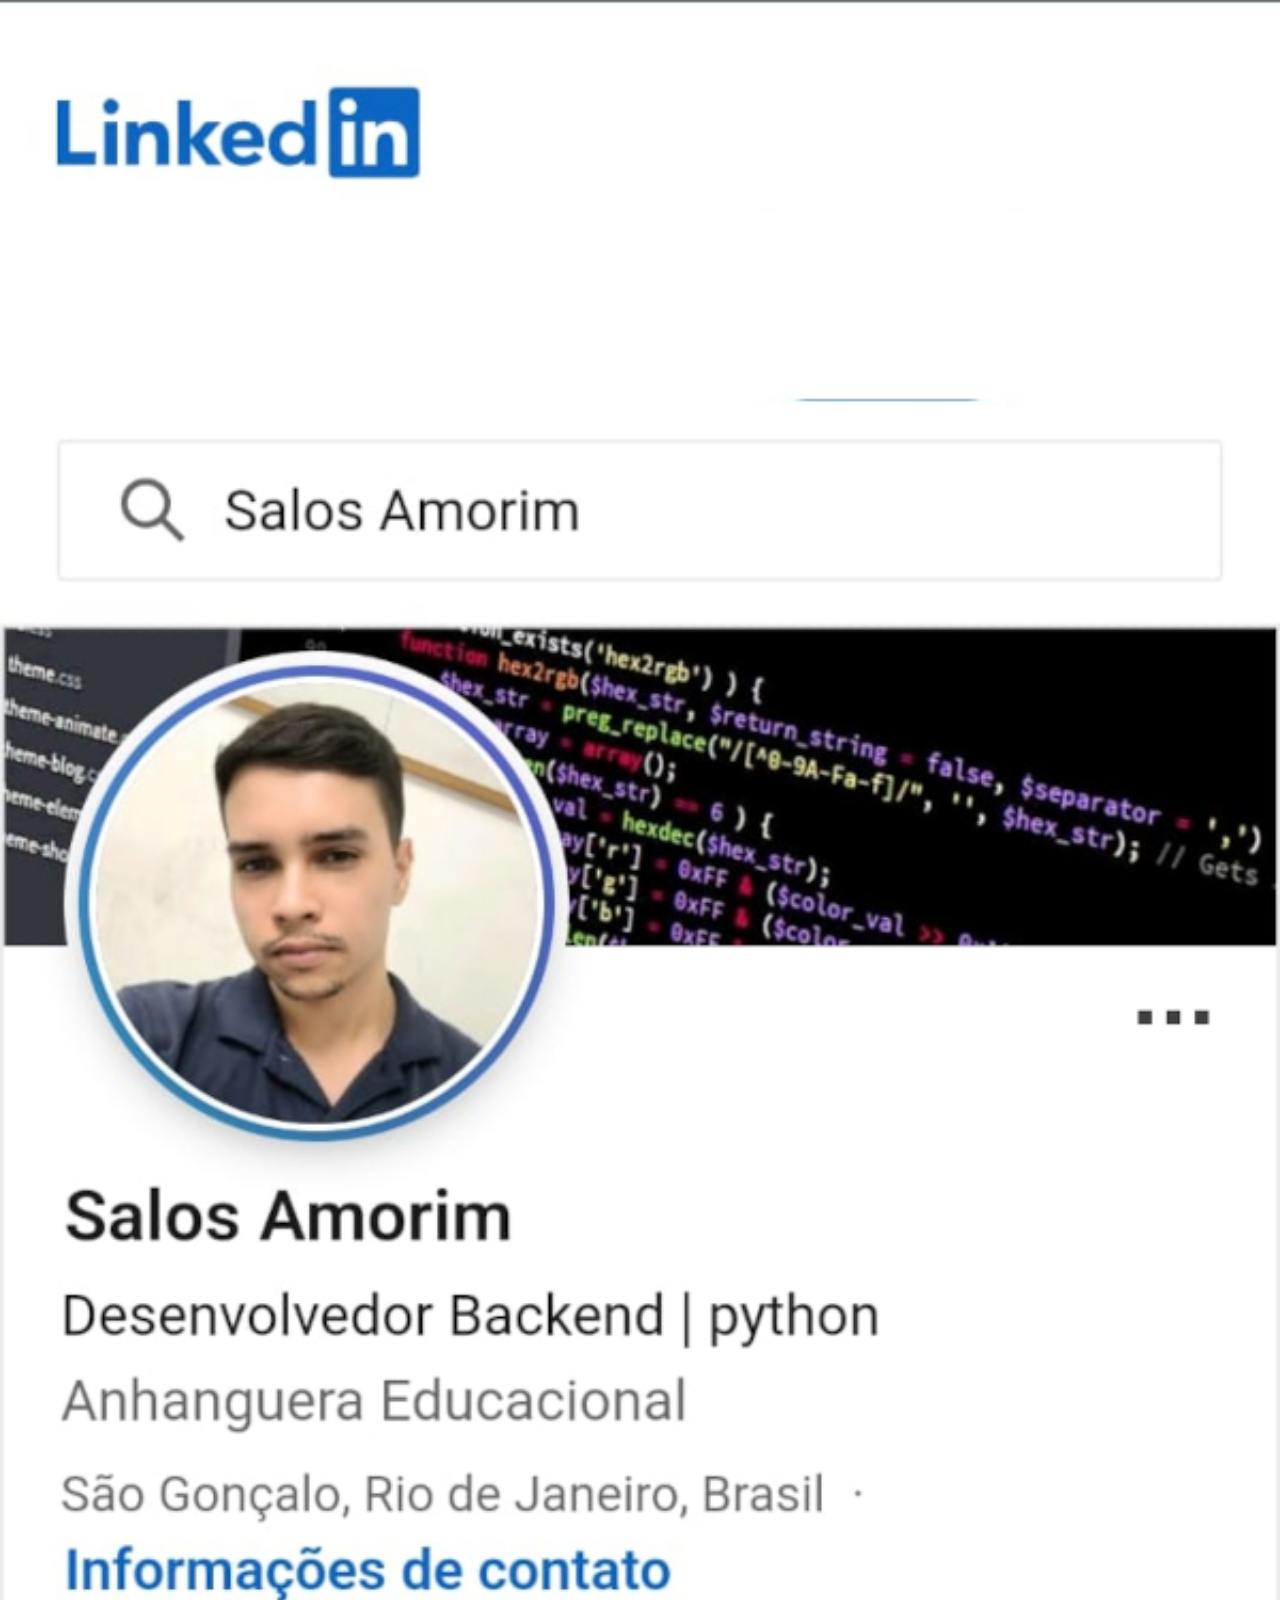
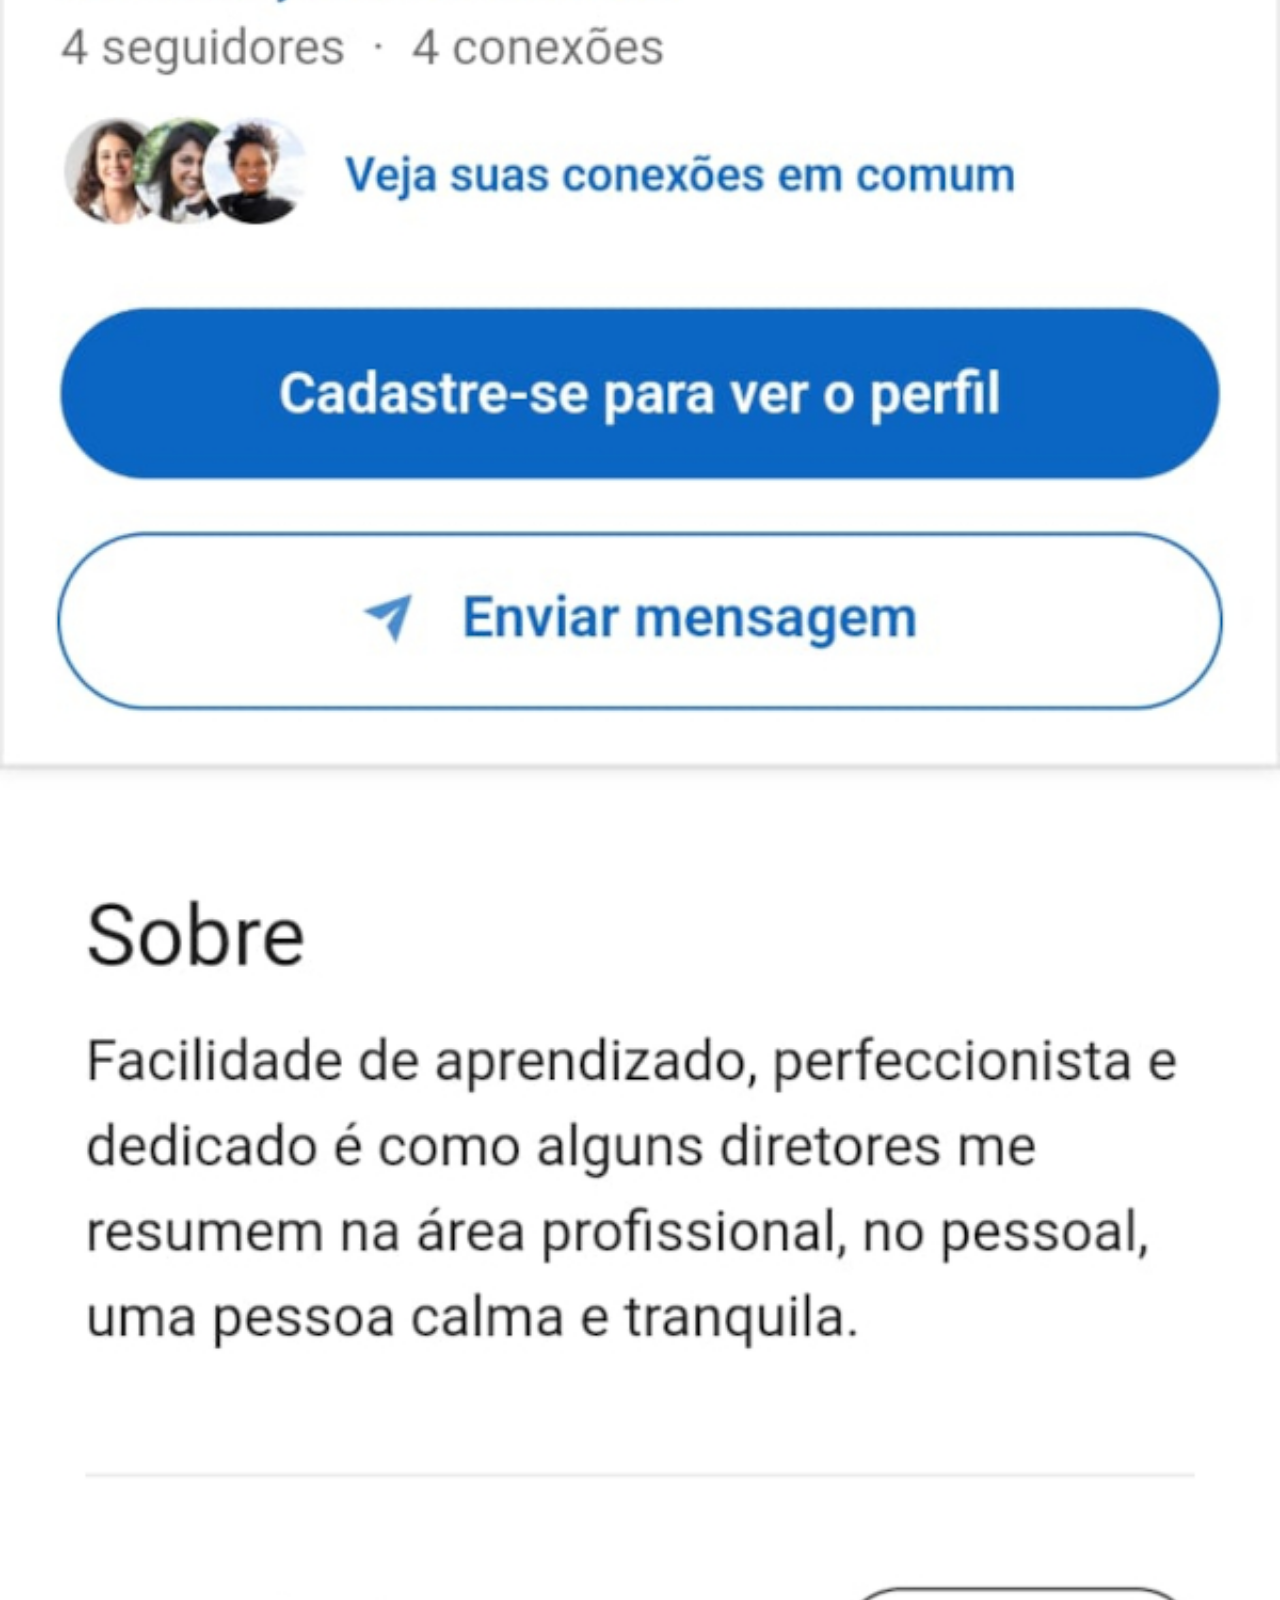
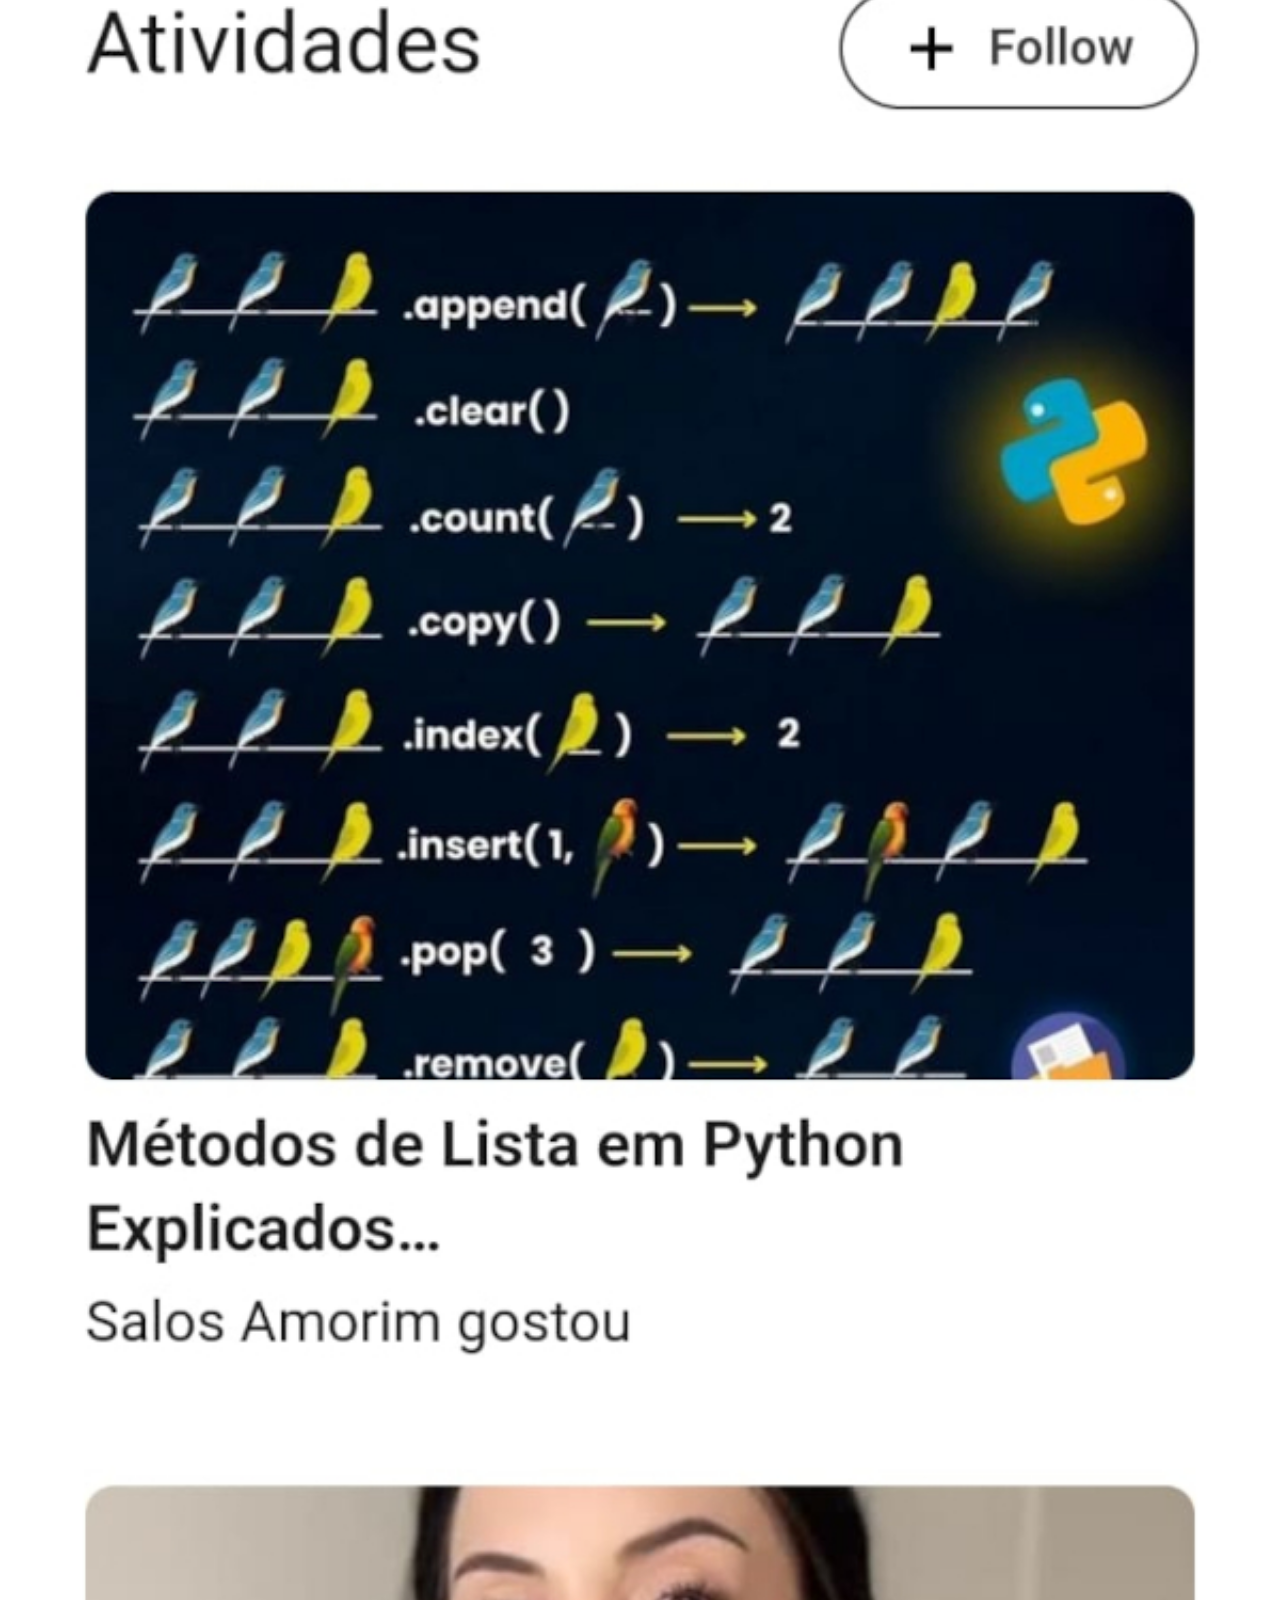
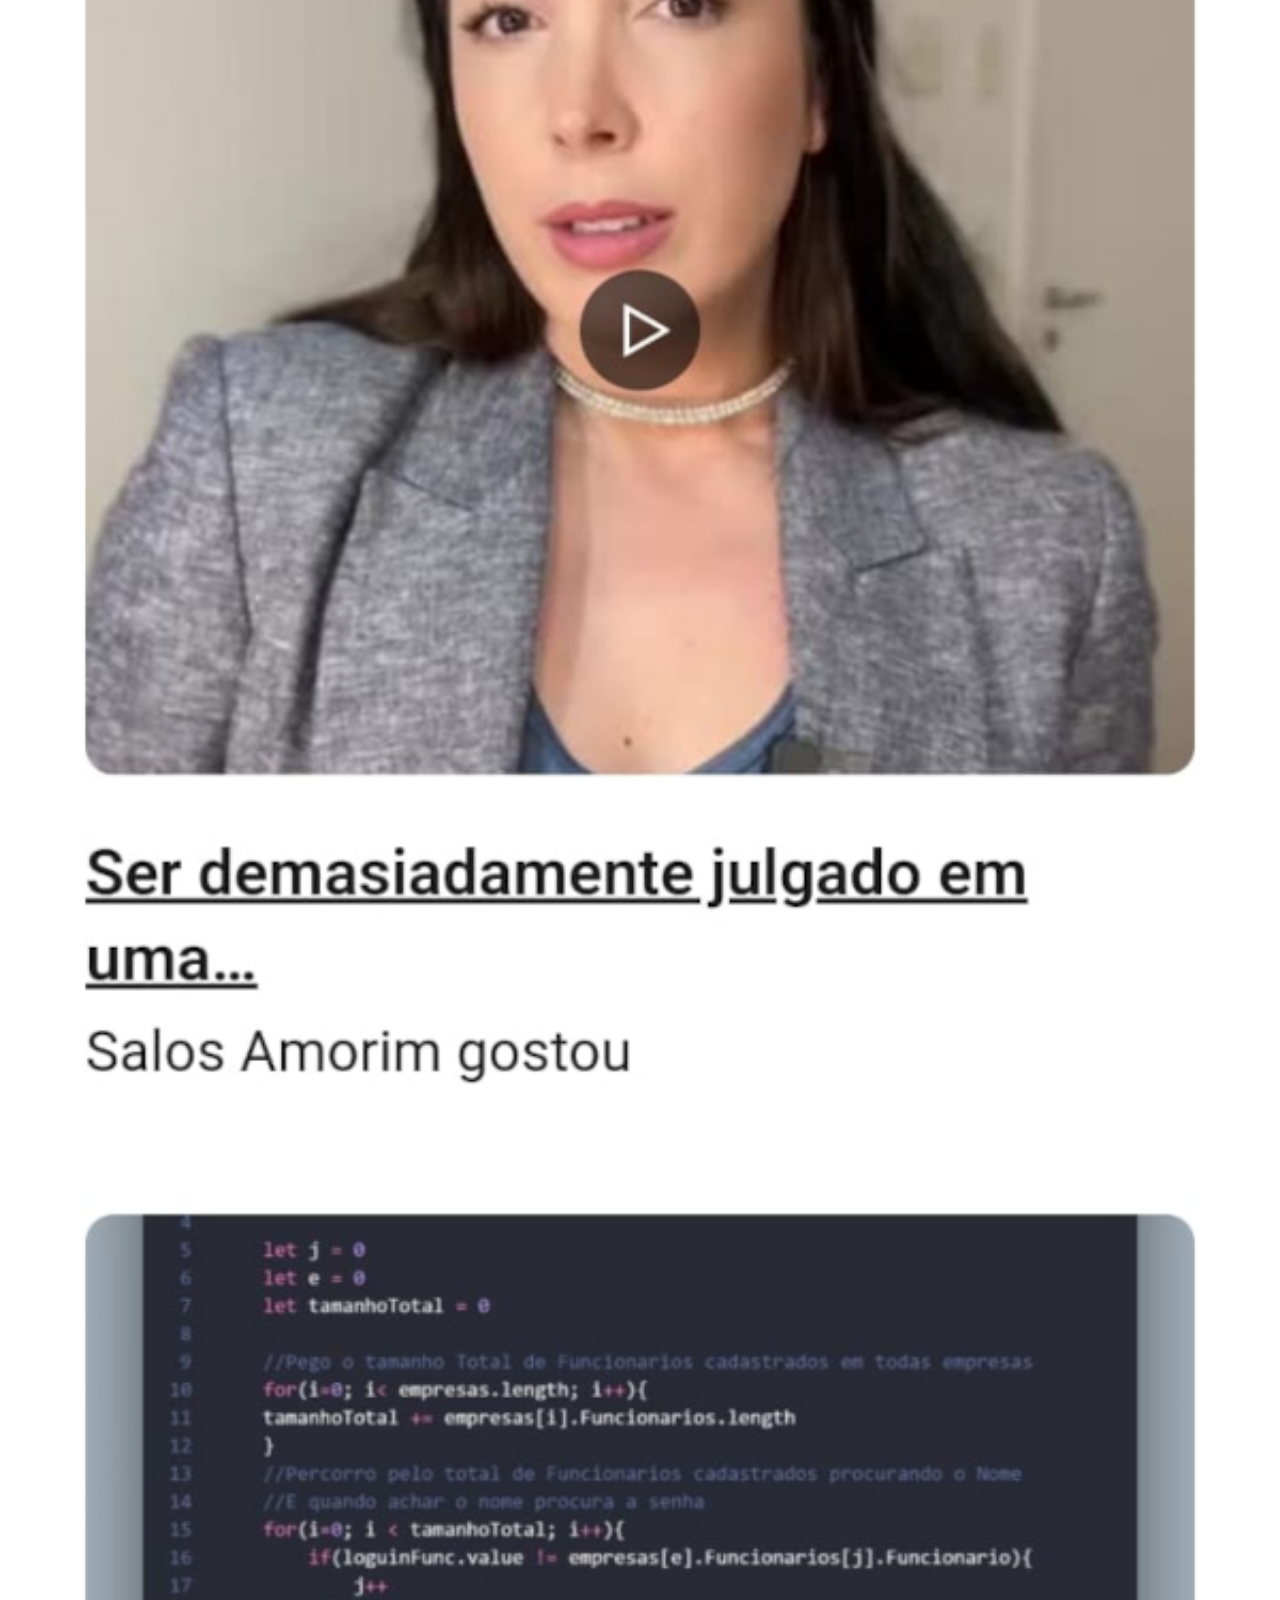
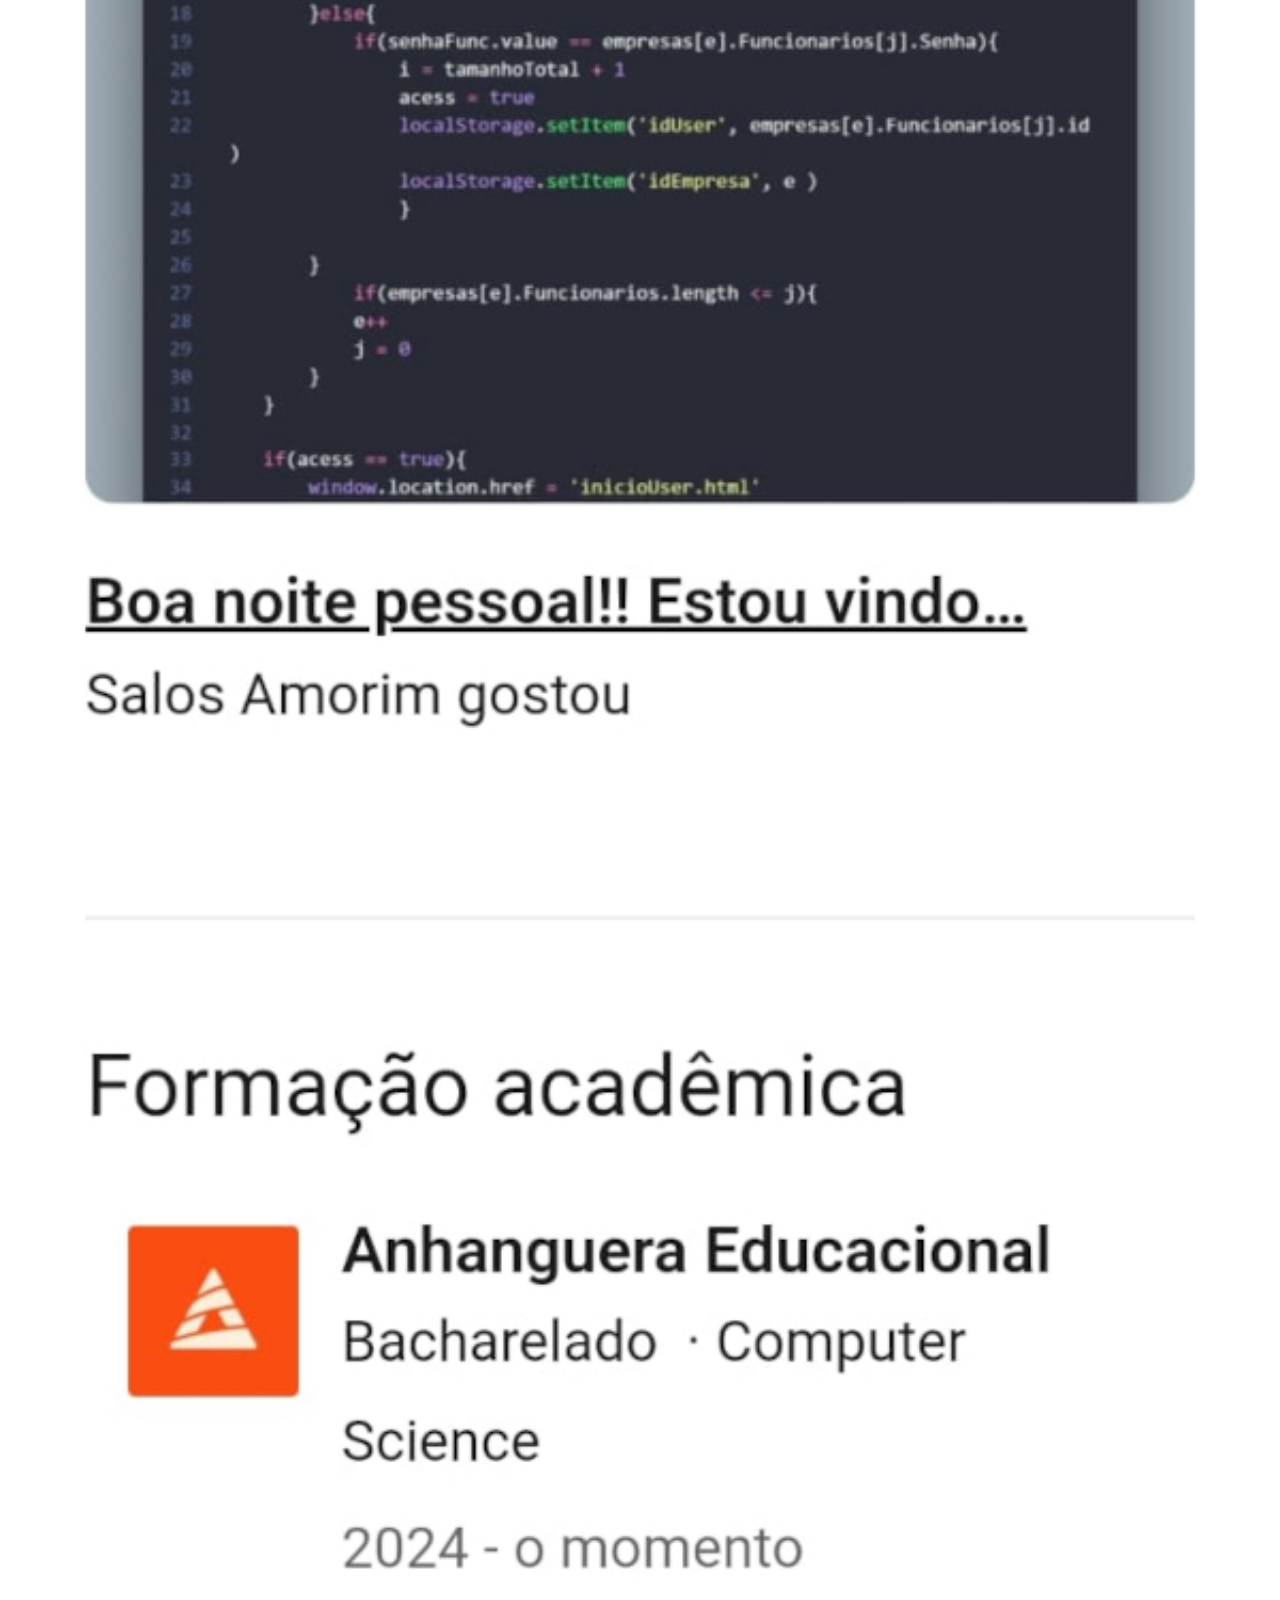
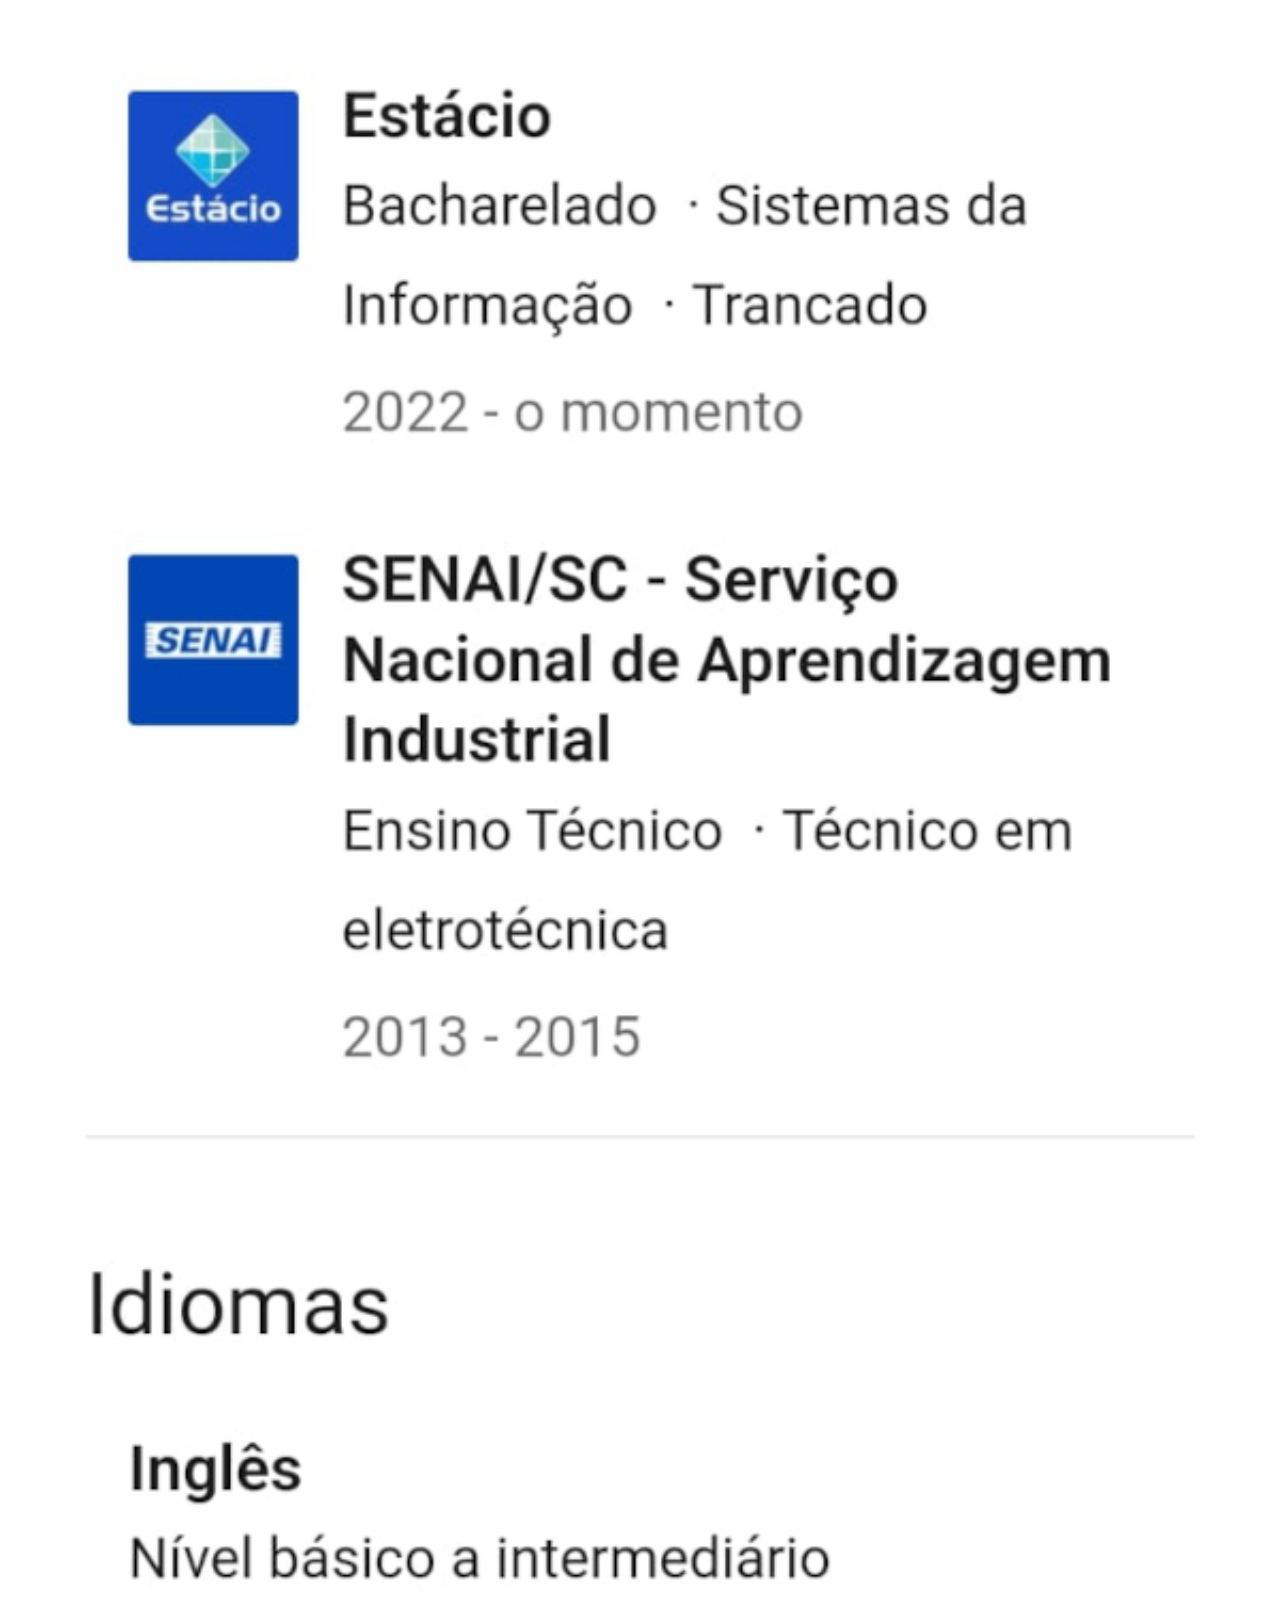
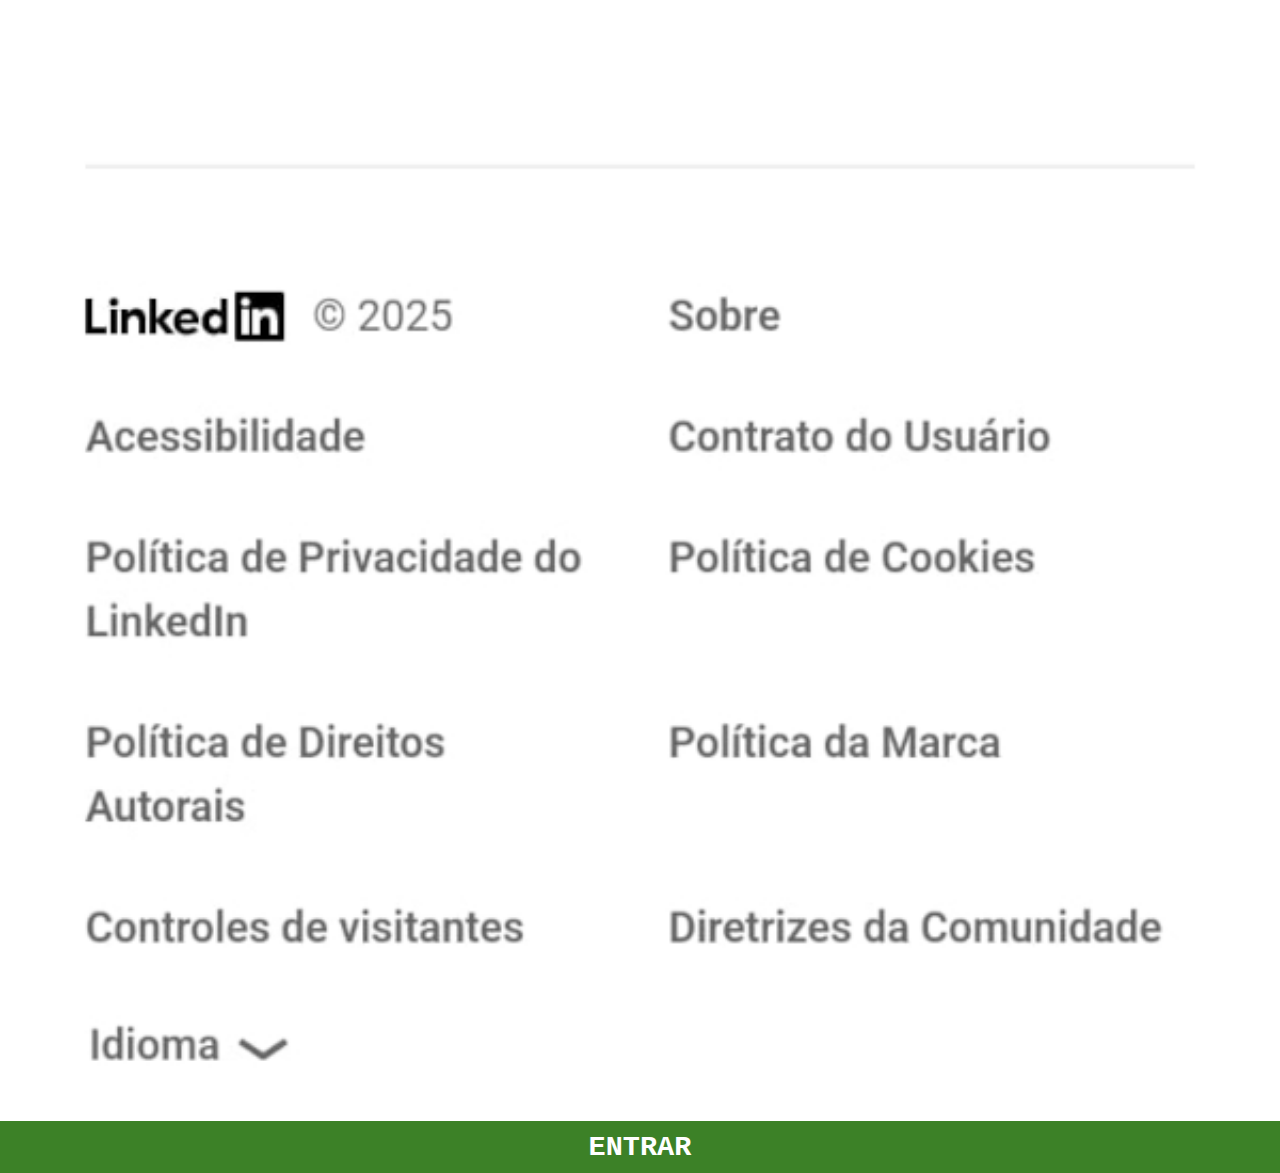
<file: social-ex05/linkedin.html>
<!DOCTYPE html>
<html lang="pt-br">
<head>
    <meta charset="UTF-8">
    <meta name="viewport" content="width=device-width, initial-scale=1.0">
    <title>Linkedin</title>
    <link rel="stylesheet" href="style/pages.css">
</head>
<body>
    <img src="images/tela-linkedin.jpeg" alt="linkedin">
    <a href="https://www.linkedin.com/in/salos-amorim-03219b25a/" target="_blank">ENTRAR</a>
</body>
</html>
</file>
<file: styles/style.css>
@charset "UTF-8";

@font-face {
    font-family: 'android';
    src: url('../fontes/idroid.otf')format('opentype');
    /* font-weight: normal; */
}

@font-face {
    font-family: 'bebas';
    src: url('../fontes/BebasNeue-Regular.ttf')format('truetype');
}

:root{
    --cor0: #73C633;
    --cor0a: #73c6334f;
    --cor0b: #73c63380;
    --cor1: #6A9C43;
    --cor2: #587244;
    --cor3: #3E4736;
    --cor4: #2F332D;

    --fonte-padrao: Arial, Helvetica, sans-serif;
    --fonte-destaque: 'bebas', sans-serif;
    --fonte-android: "android", 'cursive'; 
}

*{
    margin: 0px;
    padding: 0px;
}

body{
    background-color: var(--cor0a);
    font-family: var(--fonte-padrao);
}

header{
    padding: 10px;
    background-image: linear-gradient(to bottom, var(--cor0), var(--cor3));
}
header h1{
    text-align: center;
    font-weight: normal;
    color: #fff;
    font-family: var(--fonte-destaque);
    padding: 10px;
    font-size: 2.5em;
    text-shadow: 2px 2px 0px rgba(0, 0, 0, 0.45);
}
header p{
    font-family: var(--fonte-padrao);
    text-align: center;
    color: #fff;
    padding: 10px;
    max-width: 600px;
    margin: auto;
    font-size: 1.2em;
    text-shadow: 2px 2px 0px rgba(0, 0, 0, 0.45);
}

nav{
    background-color: var(--cor3);
    box-shadow: 0px 7px 5px rgba(0, 0, 0, 0.45);
    padding: 10px;
}
nav a{
    color: #fff;
    text-decoration: none;
    padding: 10px;
    font-weight: bold;
    transition-duration: .3s;
    border-radius: 5px;
}
nav a:hover{
    background-color: var(--cor1);
    color: var(--cor3);
}

main{
    background-color: #fff;
    min-width: 300px;
    max-width: 820px;
    margin: auto;
    margin-bottom: 30px;
    padding: 20px;
    box-shadow: 0px 1px 5px black;
    border-radius: 0px 0px 5px 5px;
}
div.video{
    background-color: var(--cor3);
    margin: 0px -20px 20px -20px ;
    padding: 20px;
    padding-bottom: 55%;
    position: relative;
}
div.video > iframe{
    position: absolute;
    top: 5%;
    left: 5%;
    width: 90%;
    height: 90%;
}
main img{
    width: 100%;
}
main img.img-pq{
    max-width: 350px;
    display: block;
    margin: auto;
}
main h1{
    font-family: var(--fonte-android);
    color: var(--cor2);
    font-size: 1.8em;
    font-weight: normal;
}
main h2{
    font-family: var(--fonte-android);
    color: var(--cor2);
    font-size: 1.3em;
    padding: 2px;
    text-indent: 8px;
    background-image: linear-gradient(to right, var(--cor0a), transparent);
    font-weight: normal;
}
main p{
    text-align: justify;
    margin: 15px 0px;
    text-indent: 30px;
    line-height: 1.5em;
    font-size: 1.1em;
}
main a{
    text-decoration: none;
    font-weight: bold;
    color: var(--cor2);
    padding: 1px 5px;
}
main a::after{
    content: '\1F517';
}
main a:hover{
    background-color: var(--cor3);
    color: var(--cor0);
    text-decoration: underline;
}

aside{
    background-color: var(--cor0b);
    padding: 10px;
    border-radius: 8px;
    box-shadow: 3px 3px 8px rgba(0, 0, 0, 0.521);
}
aside h3{
    background-color: var(--cor3);
    color: #fff;
    padding: 10px;
    margin: -10px -10px 0px -10px;
    border-radius: 8px 8px 0px 0px;
}
aside ul{
    list-style-position: inside;
    list-style: '\2714\FE0F\00A0';
    columns: 2;
    padding-left: 20px;
}

footer{
    background-color: var(--cor4);
    color: #fff;
    font-size: .8em;
    text-align: center;
    padding: 8px;
}
footer a{
    color: #fff;
    font-weight: bold;
}
footer a:hover{
    color: var(--cor0);
}
</file>
<file: cordel-ex04/style/style.css>
@charset "UTF-8";
@import url('https://fonts.googleapis.com/css2?family=Indie+Flower&display=swap');
@import url('https://fonts.googleapis.com/css2?family=Passion+One:wght@400;700;900&display=swap');

:root{
    --font01 : "Passion One", sans-serif;
    --font02 : "Indie Flower", cursive;
}
*{
    margin: 0px;
    padding: 0px;
}
html body{
    min-height: 100vh;
    background-color: darkgray;
}

a{
    color: white;
    text-decoration: none;
    font-weight: bold;
}
a:hover{
    color: blue;
    text-decoration: underline;
}

header{
    text-align: center;
    background-color: black;
    color: white;
}
header h1{
    font-family: var(--font01);
    font-size: 3.5em;
    padding-top: 30px;
    font-variant: small-caps;
}
header p{
    padding-bottom: 30px;
}
section{
    font-family: var(--font02);
    font-weight: bold;
    font-size: 1.3em;
    padding-left: 5vw;
    padding-top: 10vh;
    padding-bottom: 10vh;
    line-height: 2em;
}
section.normal{
    background-color: white;
    color: black;
}
section.normal>p{
    padding: 20px;
}
section.imagem{
    background-color: rgb(51, 51, 51);
    color: white;
    text-shadow: 2px 2px 0px black;
    box-shadow: inset 0px 0px 20px 5px rgba(0, 0, 0, 0.40);
    background-size: cover;
    background-attachment: fixed;
}
section.imagem>p{
    background-color: rgba(0, 0, 0, 0.5);
    border-radius: 10px;
    display: inline-block;
    padding: 20px;
}
section#img1{
    background-image: url('../imagens/background001.jpg');
    background-position: right center;
}
section#img2{
    background-image: url('../imagens/background002.jpg');
    background-position: right center;
}
footer{
    background-color: black;
    text-align: center;
    color: white;
    padding: 10px;
}
</file>
<file: login-ex05/styles/style.css>
@charset "UTF-8";

@font-face {
    font-family: 'discord-regular';
    src: url(../fonts/gg\ sans\ Regular.ttf);
}
@font-face {
    font-family: 'discord';
    src: url(../fonts/gg\ sans\ Medium.ttf);
}
@font-face {
    font-family: 'discord-semi';
    src: url(../fonts/gg\ sans\ Semibold.ttf);
}
@font-face {
    font-family: 'discord-bold';
    src: url(../fonts/gg\ sans\ Bold.ttf);
}
@font-face {
    font-family: 'discord-logo';
    src: url(../fonts/Lemon\ Days.ttf);
}

*{
    margin: 0px;
    padding: 0px;
    font-family: 'discord';
}

header{
    display: none;
}


section#login-main{
    background-color: #323338;
    width: 100vw;
    height: 100vh;
}

section#login-main > h1{
    color: #ebebeb;
    font-family: 'discord-bold';
    font-weight: 100;
    text-align: center;
    padding-top: 15px;
    margin-bottom: 16px;
}
section#login-main > h2{
    color: #ebebeb;
    font-family: 'discord-semi';
    text-align: center;
    margin-bottom: 8px;
}
section#login-main > p{
    display: none;
}

form{
    padding: 0px 20px;
}
form > label{
    display: inline-block;
    color: #d4d4d4;
    font-family: 'discord-bold';
    font-size: .71em;
    margin-top: 30px;
}
form > label > strong{
    color: #f17873;
}
form > input{
    border-radius: 8px;
    width: 100%;
    height: 40px;
    background-color: #28292e;
    border: 1.5px solid #3e3f44;
    color: #ebebeb;
    margin-top: 5px;
}
form > p{
    color: #d4d4d4;
    font-family: 'discord-regular';
    font-size: 14px;
    margin-top: 5px;
    padding-bottom: 20px;
}
form #isubmit{
    background-color: #5864f4;
    font-family: 'discord-semi';
    font-size: 1em;
    height: 45px;
    margin: 0px;
    margin-bottom: 5px;
}
form #isubmit:hover{
    background-color: #4654C0;
}

a{
    color: #7a8cca;
    text-decoration: none;
}
a:hover{
    text-decoration: underline;
}

section#login-extra{
    display: none;
}

footer{
    position: absolute;
    width: 100vw;
    transform: translate(-50%, -100%);
    top: 100%;
    left: 50%;
    text-align: center;
    font-size: .8em;
    background-color: #28292e;
    color: #d4d4d4;
    padding: 10px 0px;
}
</file>
<file: login-ex05/styles/media-query.css>
@charset "UTF-8";

@font-face {
    font-family: 'discord';
    src: url(../fonts/gg\ sans\ Medium.ttf);
}
@font-face {
    font-family: 'discord-logo';
    src: url(../fonts/Lemon\ Days.ttf);
}

@media screen and (min-width: 500px) {
    html{
        background-image: radial-gradient(circle at 30% 70%, #2e2da4, #6300F0 70%);
        width: 100vw;
        height: 100vh;
    }
    header{
        display: block;
        color: #ebebeb;
        font-size: .9em;
        padding-left: 30px;
        padding-top: 25px;
    }

    main{
        display: flex;
        position: absolute;
        transform: translate(-50%, -50%);
        top: 50%;
        left: 50%;
    }

    section#login-main{
        width: 450px;
        height: fit-content;
        margin: auto;
        border-radius: 10px;
        box-shadow: 6px 3px 10px 1px rgba(0, 0, 0, 0.3);
    }
    section#login-main > h1{
        display: none;
    }
    section#login-main > h2{
        padding-top: 16px;
    }
    section#login-main > p{
        display: block;
        color: #ebebeb;
        font-family: 'discord-regular';
        font-size: 16px;
        text-align: center;
    }
    
}

@media screen and (min-width: 769px) {
    section#login-main{
        width: 450px;
        display: inline-block;
        border-bottom-right-radius: 0px;
        border-top-right-radius: 0px;
    }

    section#login-extra{
        display: inline;
        width: 240px;
        background-color: #323338;
        padding-right: 20px;
        padding-left: 20px;
        border-bottom-right-radius: 10px;
        border-top-right-radius: 10px;
        box-shadow: 9px 3px 10px 1px rgba(0, 0, 0, 0.3);
    }
    section#login-extra > p > img{
        width: 170px;
        display: inline;
        margin: auto;
        border-radius: 5px;
        margin-top: 32px;
    }
    section#login-extra > h2{
        color: #ebebeb;
        text-align: center;
        font-family: 'discord-semi';
        margin-bottom: 8px;
    }
    section#login-extra > p{
        color: #ebebeb;
        text-align: center;
        margin-bottom: 8px;
        font-size: 16px;
    }
}
</file>
<file: login-ex06/styles/style.css>
@charset "UTF-8";

@font-face {
    font-family: 'discord-regular';
    src: url(../fonts/gg\ sans\ Regular.ttf);
}
@font-face {
    font-family: 'discord';
    src: url(../fonts/gg\ sans\ Medium.ttf);
}
@font-face {
    font-family: 'discord-semi';
    src: url(../fonts/gg\ sans\ Semibold.ttf);
}
@font-face {
    font-family: 'discord-bold';
    src: url(../fonts/gg\ sans\ Bold.ttf);
}
@font-face {
    font-family: 'discord-logo';
    src: url(../fonts/Lemon\ Days.ttf);
}

*{
    margin: 0px;
    padding: 0px;
    font-family: 'discord';
    box-sizing: border-box;
}

header{
    display: none;
}

body{
    display: flex;
    flex-direction: column;
    min-height: 100vh;
}
main{
    flex: 1;
}
header, footer { flex: 0; }


#container{
    background-color: #323338;
    width: 100vw;
    height: 100vh;
    padding: 16px 20px;
}


section#login-main > h1{
    color: #ebebeb;
    font-family: 'discord-bold';
    font-weight: 100;
    text-align: center;
    margin-bottom: 8px;
}
section#login-main > h2{
    color: #ebebeb;
    font-family: 'discord-semi';
    text-align: center;
    margin-bottom: 8px;
}
section#login-main > p{
    display: none;
}


form > label{
    display: inline-block;
    color: #d4d4d4;
    font-family: 'discord-bold';
    font-size: .71em;
    margin-top: 20px;
    margin-bottom: 8px;
}
form > label > strong{
    color: #f17873;
}
form > input{
    border-radius: 8px;
    width: 100%;
    padding: 12px 10px;
    background-color: #28292e;
    border: 1.5px solid #3e3f44;
    color: #ebebeb;
}
form > p{
    color: #d4d4d4;
    font-family: 'discord-regular';
    font-size: 14px;
    margin-top: 5px;
}
form #isubmit{
    background-color: #5864f4;
    font-family: 'discord-semi';
    font-size: 1em;
    height: 45px;
    margin-top: 16px;
    margin-bottom: 8px;
}
form #isubmit:hover{
    background-color: #4654C0;
}

a{
    color: #7a8cca;
    text-decoration: none;
}
a:hover{
    text-decoration: underline;
}

section#login-extra{
    display: none;
}

footer{
    position: absolute;
    width: 100vw;
    transform: translate(-50%, -100%);
    top: 100%;
    left: 50%;
    text-align: center;
    font-size: .8em;
    background-color: #28292e;
    color: #d4d4d4;
    padding: 10px 0px;
}
</file>
<file: login-ex06/styles/media-query.css>
@charset "UTF-8";

@font-face {
    font-family: 'discord';
    src: url(../fonts/gg\ sans\ Medium.ttf);
}
@font-face {
    font-family: 'discord-logo';
    src: url(../fonts/Lemon\ Days.ttf);
}

@media screen and (min-width: 500px) {
    body{
        background-color: rgba(0, 0, 0, 0.4);
    }
    html{
        background-image: url(../images/background-2.png);
        background-size: cover;
        background-position: center left 20%;
        background-color: black;
    }
    header{
        display: block;
        color: #ebebeb;
        font-size: .9em;
        padding-left: 30px;
        padding-top: 25px;
    }

    #container{
        display: flex;
        margin: auto;
        height: fit-content;
        width: fit-content;
        border-radius: 10px;
        box-shadow: 2px 2px 5px rgba(0, 0, 0, 0.397);
        padding: 32px;
    }
    section#login-main{
        width: 416px;
    }

    section#login-main > h1{
        display: none;
    }
    section#login-main > p{
        display: block;
        color: #ebebeb;
        font-family: 'discord-regular';
        font-size: 16px;
        text-align: center;
    }
    
}

@media screen and (min-width: 769px) {
    #verticalDivider{
        width: 40px;
        height: 100%;
    }

    section#login-extra{
        display: inline-block;
        width: 240px;
    }
    section#login-extra > p > img{
        width: 170px;
        display: inline-block;
        margin: auto;
        border-radius: 5px;
        margin-bottom: 10px;
    }
    section#login-extra > h2{
        color: #ebebeb;
        text-align: center;
        font-family: 'discord-semi';
        margin-bottom: 8px;
    }
    section#login-extra > p{
        color: #ebebeb;
        text-align: center;
        font-size: 16px;
    }
}
</file>
<file: social-ex05/style/style.css>
@charset "UTF-8";

*{
    margin: 0px;
    padding: 0px;
}

html, body{
    width: 100vw;
    height: 100vh;
}

body{
    background-image: radial-gradient(circle at 30% 70%, #B200F0, #6300F0 80%);
}
section#tela{
    position: absolute;
    transform: translate(-50%, -50%);
    width: 34vh;
    height: 74.9vh;
    background-color: rgb(31, 31, 31);
    top: 50%;
    left: 50%;
}
section#tela p{
    font-family: monospace, sans-serif;
    color: white;
    margin-top: 4%;
    margin-left: 2vh;
    font-size: 1.3vh;
}
section#tela #frame{
    width: 100%;
    height: 89%;
    margin-top: 2%;
}
section#celular{
    position: absolute;
    width: 37vh;
    top: 50.3%;
    left: 50%;
    transform: translate(-50%, -50%);
    pointer-events: none;
}
section#celular img{
    width: 100%;
}

section#menu{
    position: absolute;
    top: 50%;
    left: 99%;
    transform: translate(-100%, -50%);
    border: 2px solid rgba(169, 169, 169, 0.5);
    background-color: rgba(169, 169, 169, 0.5);
    box-shadow: 0px 0px 5px 1px rgba(0, 0, 0, 0.5);
    padding: 20px 10px;
    border-radius: 100px;
}
section#menu img{
    border: 1px solid violet;
    box-shadow: 0px 0px 5px 0px violet;
    border-radius: 50%;
    width: 10vw;
    /* min-width: 30px; */
    max-width: 50px;
    padding: 1px;
    margin: 10px 0px;
    transition-duration: .3s;
}
section#menu img:hover{
    border: 1px solid rgb(255, 193, 255);
    transform: translate(-10%);
    box-shadow: 0px 0px 5px 3px violet;
}
</file>
<file: social-ex05/style/pages.css>
@charset "UTF-8";

*{
    margin: 0px;
    padding: 0px;
    font-family: monospace;
    font-weight: bold;
    font-size: 1.3em;
}
::-webkit-scrollbar{
    width: 0px;
    height: 0px;
}
img{
    width: 100vw;
    margin-bottom: -4px;
}
a{
    margin-top: 0px;
    text-align: center;
    display: block;
    background-color: #3c8127;
    padding: 10px;
    text-decoration: none;
    color: white;
}
a:hover{
    background-color: #51aa36;
}
</file>
